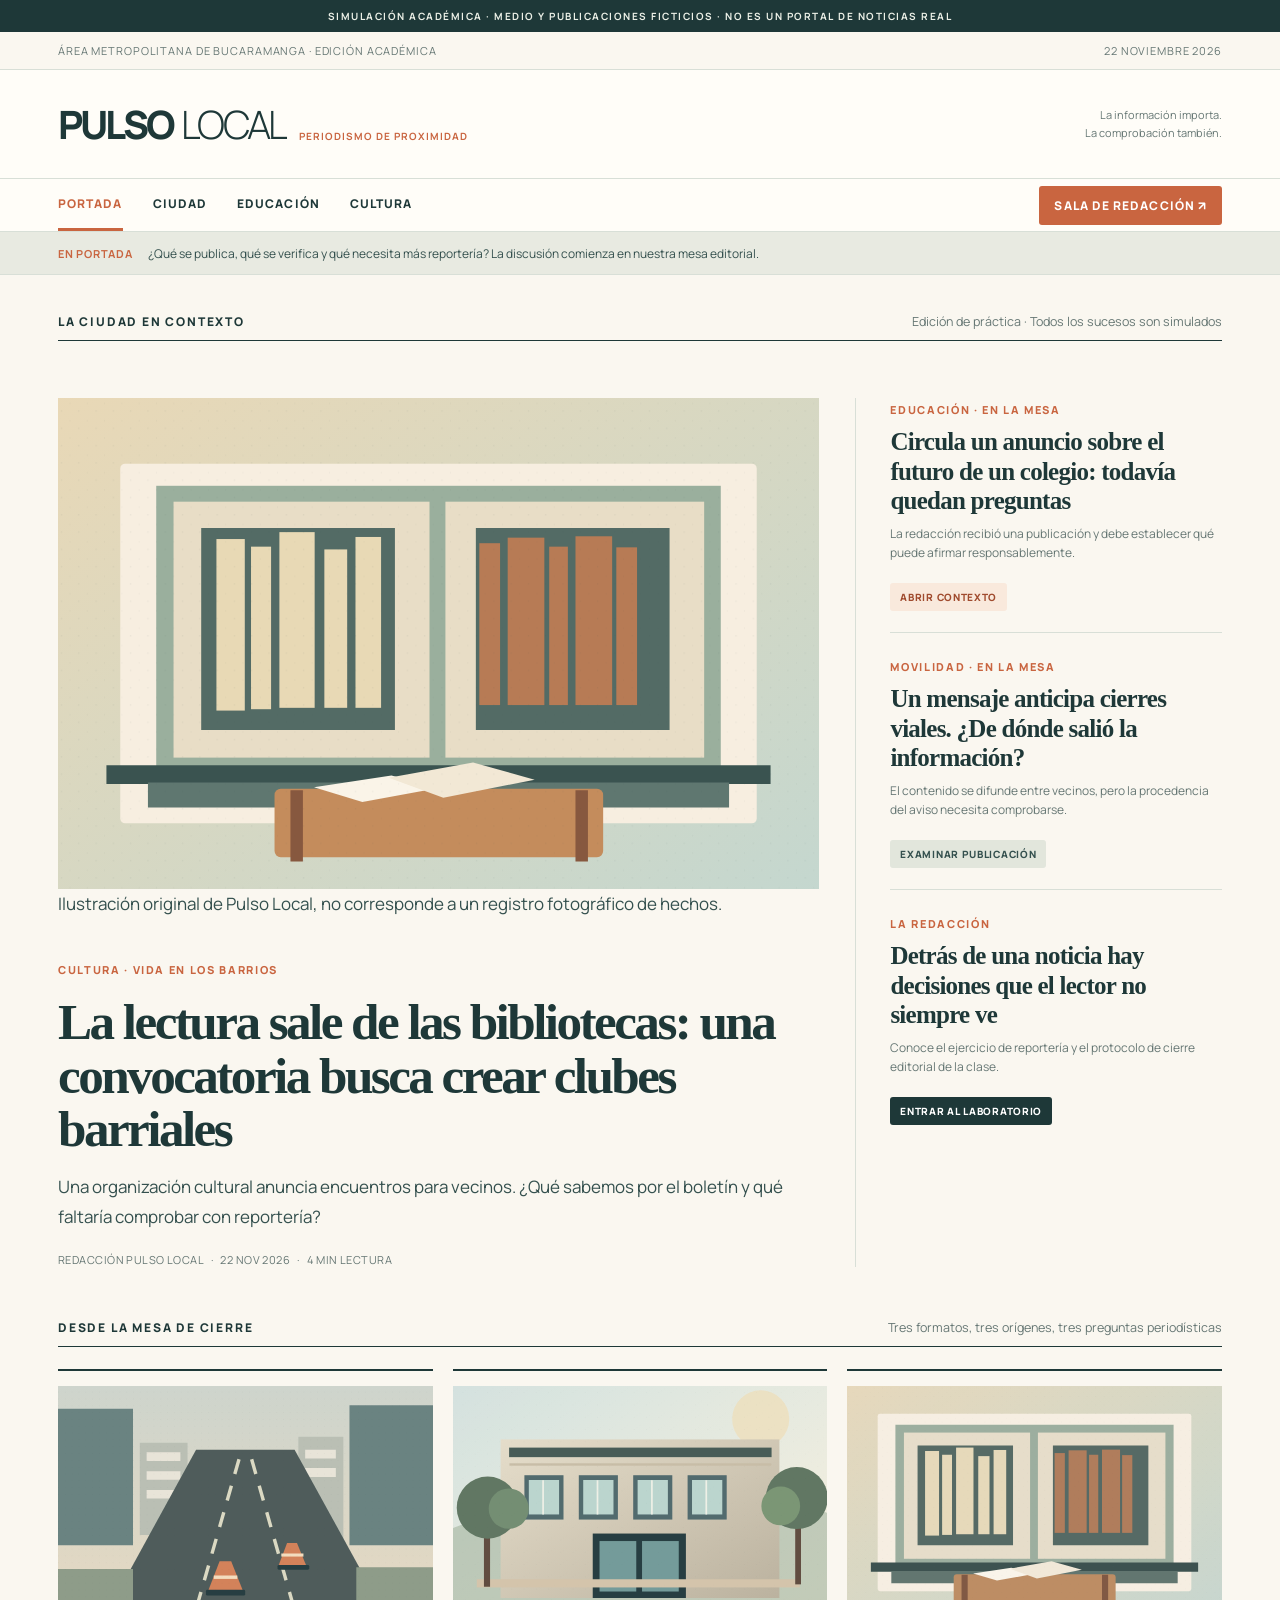
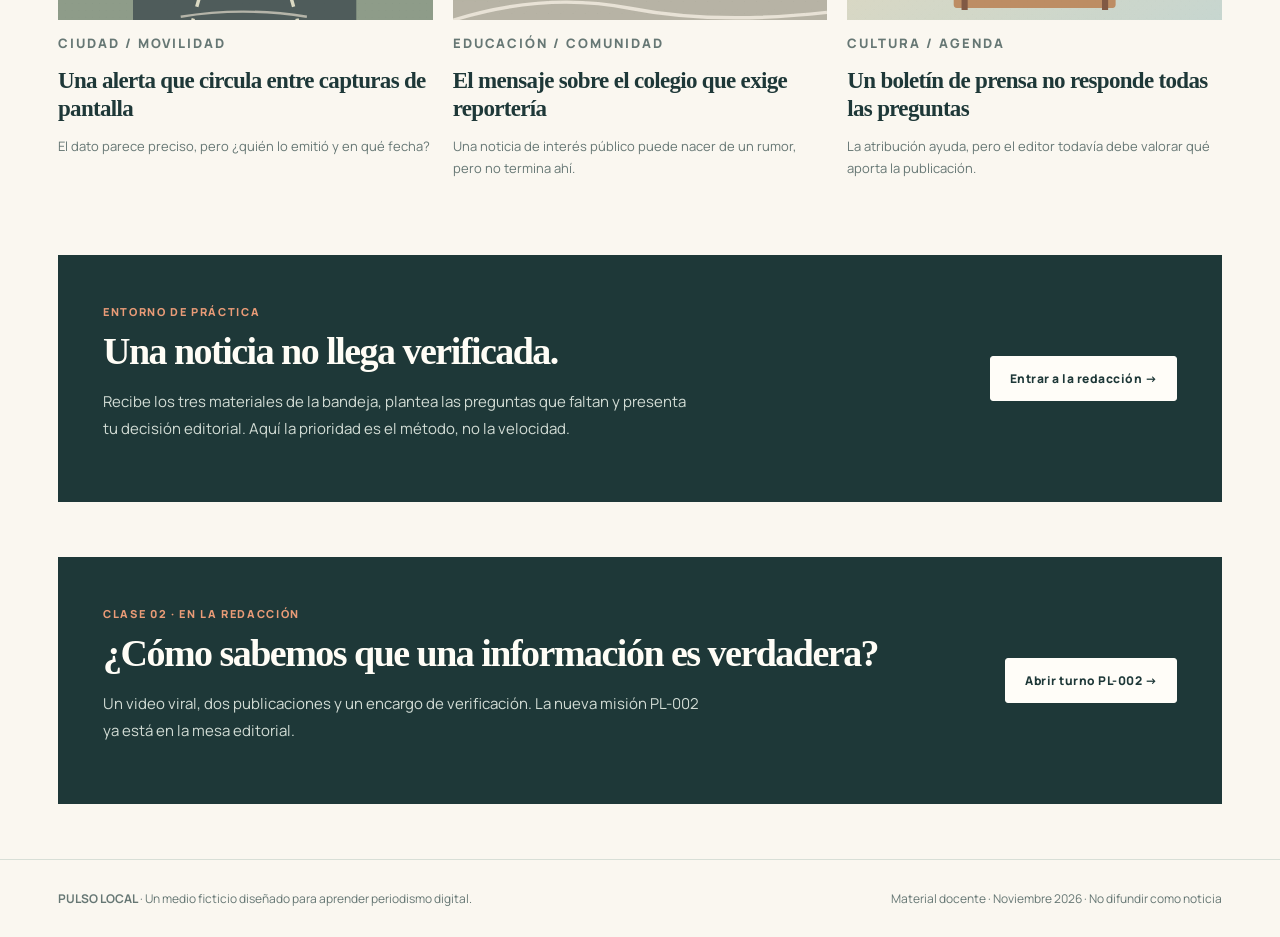
<file: index.html>
<!doctype html><html lang="es"><head><meta charset="utf-8"><meta name="viewport" content="width=device-width, initial-scale=1"><meta name="theme-color" content="#1e3838"><title>Portada | Pulso Local</title><link rel="stylesheet" href="assets/site.css"></head><body>
<div class="notice">SIMULACIÓN ACADÉMICA · MEDIO Y PUBLICACIONES FICTICIOS · NO ES UN PORTAL DE NOTICIAS REAL</div>
<div class="minihead"><div class="wrap"><span>ÁREA METROPOLITANA DE BUCARAMANGA · EDICIÓN ACADÉMICA</span><span>22 NOVIEMBRE 2026</span></div></div>
<header class="mast"><div class="wrap"><a href="index.html" class="brand" aria-label="Pulso Local portada"><strong>PULSO</strong><span>LOCAL</span><em>PERIODISMO DE PROXIMIDAD</em></a><div class="mast-meta">La información importa. <br>La comprobación también.</div></div></header>
<nav class="nav"><div class="wrap"><a href="index.html" class="active">Portada</a><a href="index.html#ciudad">Ciudad</a><a href="index.html#educacion">Educación</a><a href="index.html#cultura">Cultura</a><a href="redaccion.html" class="right ">Sala de redacción ↗</a></div></nav>

<div class="ticker"><div class="wrap"><b>EN PORTADA</b><span>¿Qué se publica, qué se verifica y qué necesita más reportería? La discusión comienza en nuestra mesa editorial.</span></div></div>
<main class="wrap">
<div class="topline"><h2>La ciudad en contexto</h2><small>Edición de práctica · Todos los sucesos son simulados</small></div>
<section class="hero">
 <article><a href="noticia-lectura.html"><img class="hero-art" src="assets/books.svg" alt="Ilustración editorial de libros y una biblioteca comunitaria"></a><p class="caption">Ilustración original de Pulso Local, no corresponde a un registro fotográfico de hechos.</p><div style="padding-top:19px"><span class="eyebrow">CULTURA · VIDA EN LOS BARRIOS</span><h1><a href="noticia-lectura.html">La lectura sale de las bibliotecas: una convocatoria busca crear clubes barriales</a></h1><p>Una organización cultural anuncia encuentros para vecinos. ¿Qué sabemos por el boletín y qué faltaría comprobar con reportería?</p><div class="byline">REDACCIÓN PULSO LOCAL &nbsp; · &nbsp; 22 NOV 2026 &nbsp; · &nbsp; 4 MIN LECTURA</div></div></article>
 <aside class="smallstories"><div class="storyline"><span class="eyebrow">EDUCACIÓN · EN LA MESA</span><h3><a href="noticia-colegio.html">Circula un anuncio sobre el futuro de un colegio: todavía quedan preguntas</a></h3><p>La redacción recibió una publicación y debe establecer qué puede afirmar responsablemente.</p><a class="pill orange" href="noticia-colegio.html">Abrir contexto</a></div><div class="storyline"><span class="eyebrow">MOVILIDAD · EN LA MESA</span><h3><a href="noticia-vias.html">Un mensaje anticipa cierres viales. ¿De dónde salió la información?</a></h3><p>El contenido se difunde entre vecinos, pero la procedencia del aviso necesita comprobarse.</p><a class="pill" href="noticia-vias.html">Examinar publicación</a></div><div class="storyline"><span class="eyebrow">LA REDACCIÓN</span><h3><a href="redaccion.html">Detrás de una noticia hay decisiones que el lector no siempre ve</a></h3><p>Conoce el ejercicio de reportería y el protocolo de cierre editorial de la clase.</p><a class="pill dark" href="redaccion.html">Entrar al laboratorio</a></div></aside>
</section>
<div class="topline" id="ciudad"><h2>Desde la mesa de cierre</h2><small>Tres formatos, tres orígenes, tres preguntas periodísticas</small></div>
<section class="rubric-row">
 <article class="rubric"><a href="noticia-vias.html"><img src="assets/street.svg" alt="Ilustración editorial de una vía urbana con conos de mantenimiento"></a><p class="eyebrow">CIUDAD / MOVILIDAD</p><h3><a href="noticia-vias.html">Una alerta que circula entre capturas de pantalla</a></h3><p>El dato parece preciso, pero ¿quién lo emitió y en qué fecha?</p></article>
 <article class="rubric" id="educacion"><a href="noticia-colegio.html"><img src="assets/school.svg" alt="Ilustración editorial de fachada escolar"></a><p class="eyebrow">EDUCACIÓN / COMUNIDAD</p><h3><a href="noticia-colegio.html">El mensaje sobre el colegio que exige reportería</a></h3><p>Una noticia de interés público puede nacer de un rumor, pero no termina ahí.</p></article>
 <article class="rubric" id="cultura"><a href="noticia-lectura.html"><img src="assets/books.svg" alt="Ilustración editorial de libros y biblioteca"></a><p class="eyebrow">CULTURA / AGENDA</p><h3><a href="noticia-lectura.html">Un boletín de prensa no responde todas las preguntas</a></h3><p>La atribución ayuda, pero el editor todavía debe valorar qué aporta la publicación.</p></article>
</section>
<section class="cta"><div><span class="eyebrow">ENTORNO DE PRÁCTICA</span><h2>Una noticia no llega verificada.</h2><p>Recibe los tres materiales de la bandeja, plantea las preguntas que faltan y presenta tu decisión editorial. Aquí la prioridad es el método, no la velocidad.</p></div><a class="btn light" href="redaccion.html">Entrar a la redacción →</a></section>
<section class="cta"><div><span class="eyebrow">CLASE 02 · EN LA REDACCIÓN</span><h2>¿Cómo sabemos que una información es verdadera?</h2><p>Un video viral, dos publicaciones y un encargo de verificación. La nueva misión PL-002 ya está en la mesa editorial.</p></div><a class="btn light" href="laboratorio-verificacion.html">Abrir turno PL-002 →</a></section>
</main>
<footer><div class="wrap"><div><b>PULSO LOCAL</b> · Un medio ficticio diseñado para aprender periodismo digital.</div><div>Material docente · Noviembre 2026 · No difundir como noticia</div></div></footer><div class="toast" id="toast"></div><script src="assets/site.js"></script></body></html>
</file>
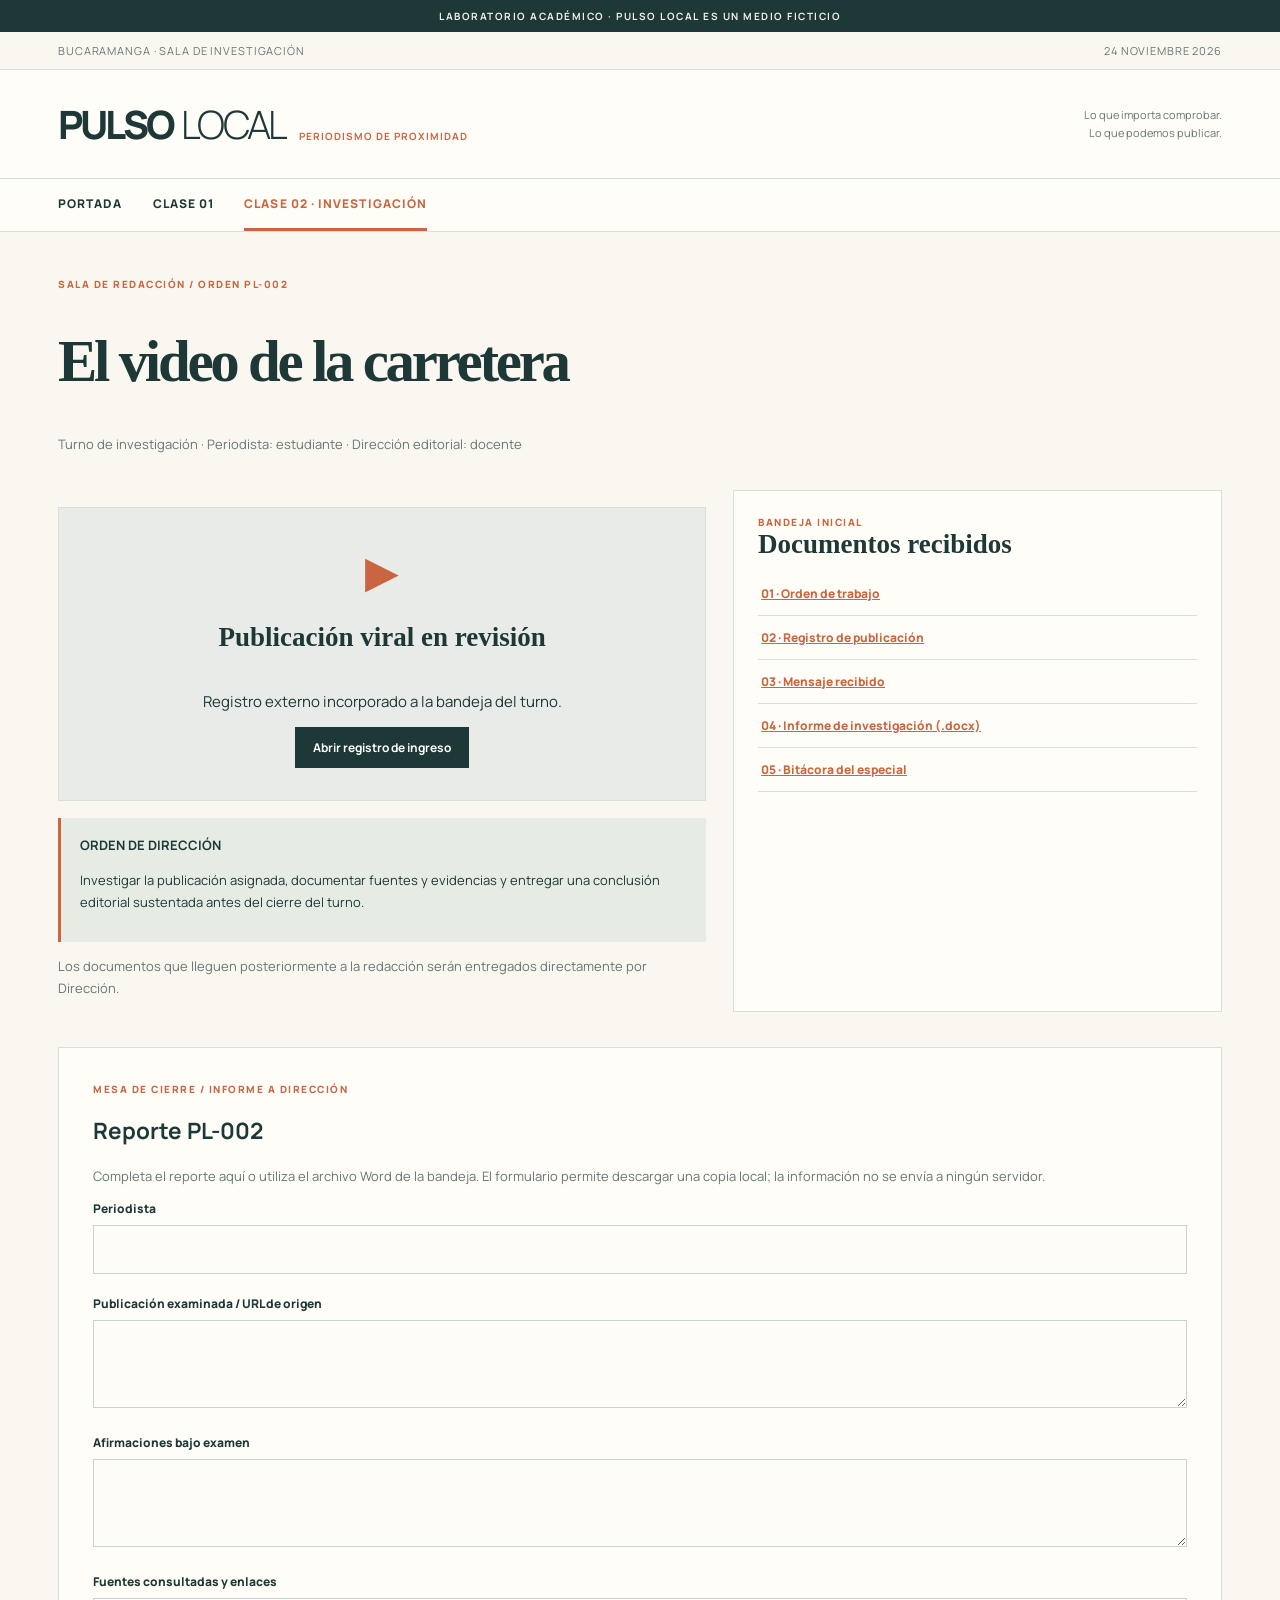
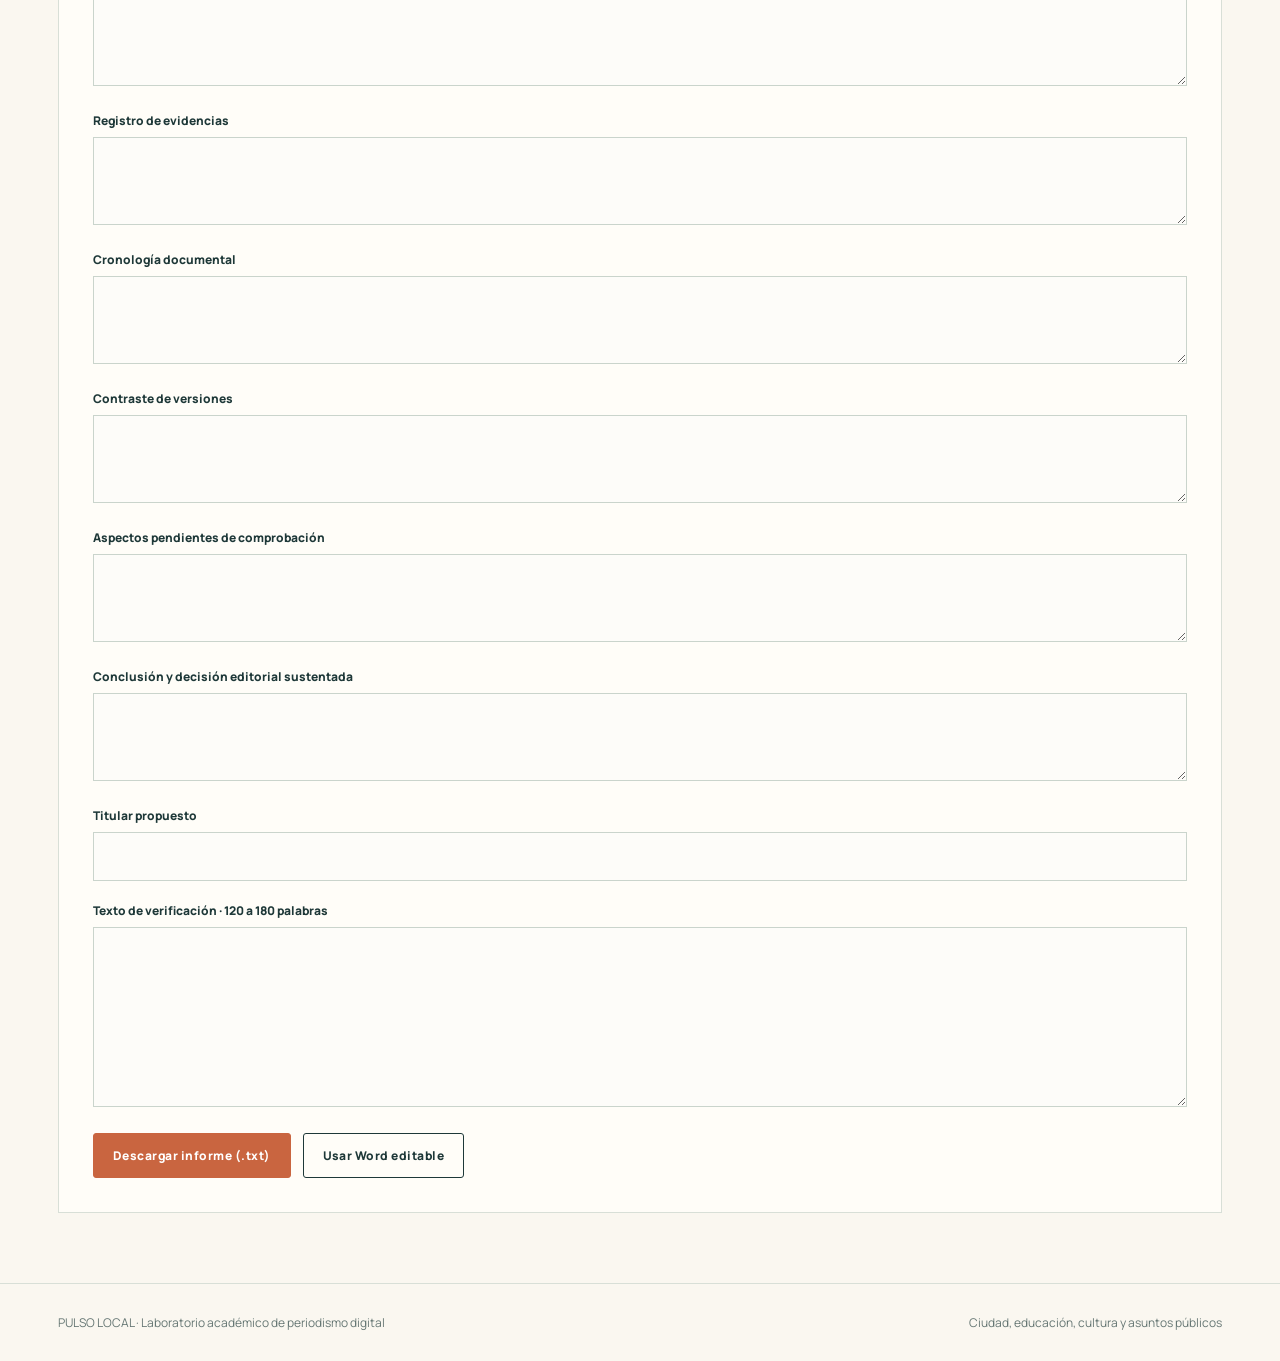
<file: laboratorio-verificacion-corregido.html>
<!doctype html><html lang="es"><head><meta charset="utf-8"><meta name="viewport" content="width=device-width,initial-scale=1"><title>Turno PL-002 · Pulso Local</title><link rel="stylesheet" href="assets/site.css"><style>
.casegrid{display:grid;grid-template-columns:1.14fr .86fr;gap:27px;margin:35px 0}.evidencebox{background:var(--white);padding:24px;border:1px solid var(--line)}.evidencebox h2{font:700 27px Georgia,serif;margin:0 0 12px}.evidencebox a{display:block;padding:13px 3px;border-bottom:1px solid var(--line);text-decoration:underline;color:var(--orange);font-weight:800;font-size:12px}.case-tag{font-size:10px;color:var(--orange);font-weight:900;letter-spacing:.15em}.case-title{font:700 clamp(36px,4.6vw,59px)/1.07 Georgia,serif;max-width:870px;letter-spacing:-.055em}.case-meta{color:var(--muted);font-size:13px;line-height:1.7}.formcase{background:var(--white);border:1px solid var(--line);padding:34px;margin:26px 0 70px}.formcase label{font-size:12px;font-weight:900;display:block;margin-bottom:8px}.formcase textarea,.formcase input{width:100%;border:1px solid #cad4cc;background:#fdfcf9;padding:13px;min-height:45px;margin-bottom:21px;font:14px/1.5 Arial,sans-serif;color:var(--ink)}.formcase textarea{min-height:88px}.twobtn{display:flex;gap:12px;flex-wrap:wrap}.assignment{background:#e6ece4;border-left:3px solid var(--orange);padding:16px 19px;font-size:13px;line-height:1.7}.media-link{margin:17px 0;display:flex;flex-direction:column;justify-content:center;align-items:center;min-height:230px;background:#e8ebe7;border:1px solid var(--line);text-align:center;padding:32px}.media-link h2{font:700 27px Georgia,serif}.media-link .play{font-size:44px;color:var(--orange)}.media-link a{background:var(--ink);color:white;padding:12px 18px;font-size:12px;font-weight:bold}@media(max-width:800px){.casegrid{grid-template-columns:1fr}}
</style></head><body>
<div class="notice">LABORATORIO ACADÉMICO · PULSO LOCAL ES UN MEDIO FICTICIO</div><div class="minihead"><div class="wrap"><span>BUCARAMANGA · SALA DE INVESTIGACIÓN</span><span>24 NOVIEMBRE 2026</span></div></div>
<header class="mast"><div class="wrap"><a class="brand" href="index.html"><strong>PULSO</strong><span>LOCAL</span><em>PERIODISMO DE PROXIMIDAD</em></a><div class="mast-meta">Lo que importa comprobar.<br>Lo que podemos publicar.</div></div></header>
<nav class="nav"><div class="wrap"><a href="index.html">Portada</a><a href="redaccion.html">Clase 01</a><a class="active" href="laboratorio-verificacion.html">Clase 02 · Investigación</a></div></nav>
<main class="wrap"><div style="padding-top:45px"><div class="case-tag">SALA DE REDACCIÓN / ORDEN PL-002</div><h1 class="case-title">El video de la carretera</h1><p class="case-meta">Turno de investigación · Periodista: estudiante · Dirección editorial: docente</p></div>
<div class="casegrid"><section><div class="media-link"><span class="play">▶</span><h2>Publicación viral en revisión</h2><p>Registro externo incorporado a la bandeja del turno.</p><a href="clase2/02_Registro_publicacion_red_social_PL002.pdf" target="_blank" rel="noopener">Abrir registro de ingreso</a></div><div class="assignment"><b>ORDEN DE DIRECCIÓN</b><p>Investigar la publicación asignada, documentar fuentes y evidencias y entregar una conclusión editorial sustentada antes del cierre del turno.</p></div><p class="case-meta">Los documentos que lleguen posteriormente a la redacción serán entregados directamente por Dirección.</p></section>
<aside class="evidencebox"><div class="case-tag">BANDEJA INICIAL</div><h2>Documentos recibidos</h2>
<a href="clase2/01_Orden_de_trabajo_PL002.pdf" target="_blank" rel="noopener">01 · Orden de trabajo</a>
<a href="clase2/02_Registro_publicacion_red_social_PL002.pdf" target="_blank" rel="noopener">02 · Registro de publicación</a>
<a href="clase2/03_Mensaje_reenviado_a_redaccion_PL002.pdf" target="_blank" rel="noopener">03 · Mensaje recibido</a>
<a href="clase2/04_Informe_verificacion_PL002_EDITABLE.docx" download>04 · Informe de investigación (.docx)</a>
<a href="clase2/06_Bitacora_02_Especial_periodistico.pdf" target="_blank" rel="noopener">05 · Bitácora del especial</a>
</aside></div>
<section class="formcase"><div class="case-tag">MESA DE CIERRE / INFORME A DIRECCIÓN</div><h2>Reporte PL-002</h2><p class="case-meta">Completa el reporte aquí o utiliza el archivo Word de la bandeja. El formulario permite descargar una copia local; la información no se envía a ningún servidor.</p>
<label for="journalist">Periodista</label><input id="journalist" name="journalist">
<label for="origin">Publicación examinada / URL de origen</label><textarea id="origin"></textarea>
<label for="claims">Afirmaciones bajo examen</label><textarea id="claims"></textarea>
<label for="sources">Fuentes consultadas y enlaces</label><textarea id="sources"></textarea>
<label for="proof">Registro de evidencias</label><textarea id="proof"></textarea>
<label for="timeline">Cronología documental</label><textarea id="timeline"></textarea>
<label for="contrast">Contraste de versiones</label><textarea id="contrast"></textarea>
<label for="pending">Aspectos pendientes de comprobación</label><textarea id="pending"></textarea>
<label for="decision">Conclusión y decisión editorial sustentada</label><textarea id="decision"></textarea>
<label for="headline">Titular propuesto</label><input id="headline" name="headline">
<label for="story">Texto de verificación · 120 a 180 palabras</label><textarea id="story" style="min-height:180px"></textarea>
<div class="twobtn"><button class="btn orange" id="save" type="button">Descargar informe (.txt)</button><a class="btn outline" href="clase2/04_Informe_verificacion_PL002_EDITABLE.docx" download>Usar Word editable</a></div></section>
</main><footer><div class="wrap"><div>PULSO LOCAL · Laboratorio académico de periodismo digital</div><div>Ciudad, educación, cultura y asuntos públicos</div></div></footer>
<script>
(() => {
  const ids = ['journalist','origin','claims','sources','proof','timeline','contrast','pending','decision','headline','story'];
  for (const id of ids) {
    const el = document.getElementById(id);
    if (!el) continue;
    try {
      el.value = localStorage.getItem('pl002_2026_' + id) || '';
      el.addEventListener('input', () => localStorage.setItem('pl002_2026_' + id, el.value));
    } catch (error) {
      // El informe sigue funcionando si el navegador bloquea el almacenamiento.
    }
  }
  document.getElementById('save').addEventListener('click', () => {
    const names = ['PERIODISTA','PUBLICACIÓN / ORIGEN','AFIRMACIONES','FUENTES','EVIDENCIAS','CRONOLOGÍA','CONTRASTE','PENDIENTES','DECISIÓN','TITULAR','TEXTO'];
    const lines = ['PULSO LOCAL / INFORME PL-002', '24.11.2026', ''];
    ids.forEach((id, i) => {
      lines.push(names[i], document.getElementById(id).value, '');
    });
    const blob = new Blob([lines.join('\n')], {type:'text/plain;charset=utf-8'});
    const url = URL.createObjectURL(blob);
    const a = document.createElement('a');
    a.href = url;
    a.download = 'Pulso_Local_PL002_informe.txt';
    document.body.appendChild(a);
    a.click();
    a.remove();
    setTimeout(() => URL.revokeObjectURL(url), 60000);
  });
})();
</script></body></html>
</file>
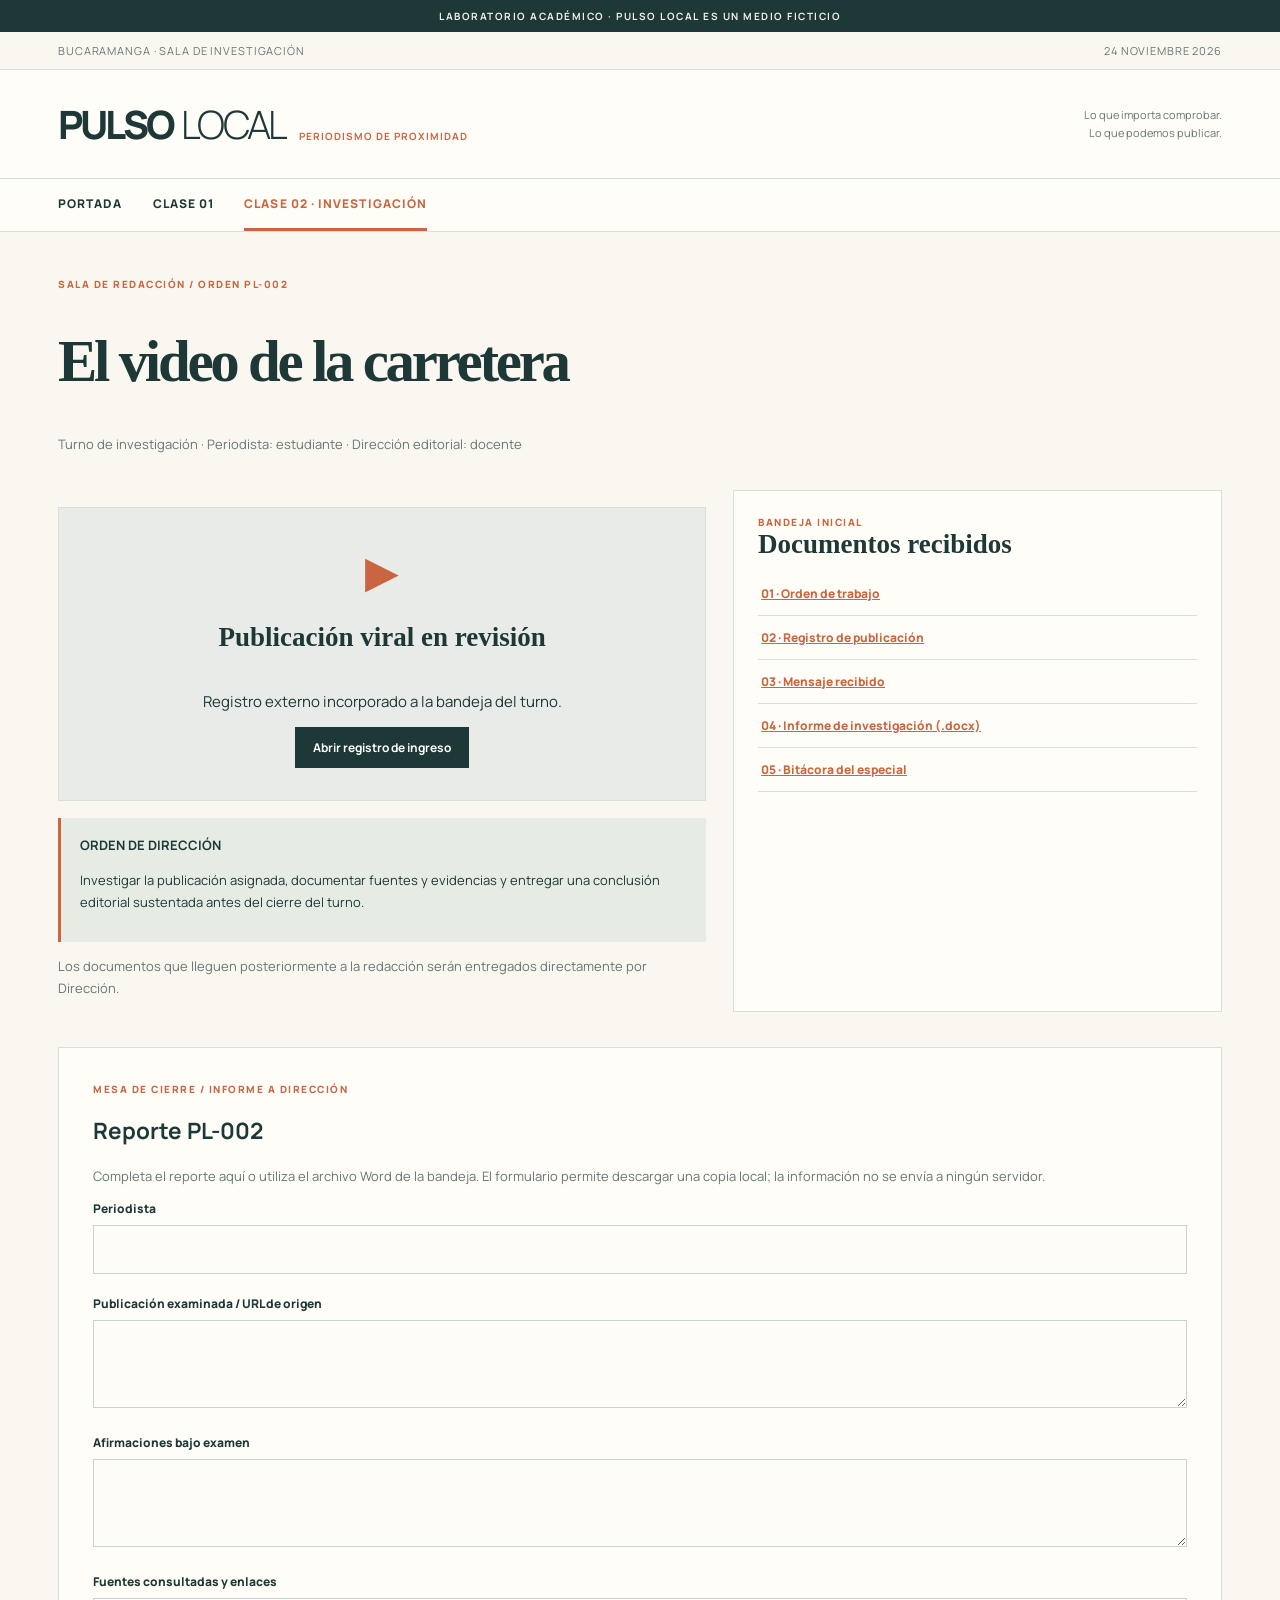
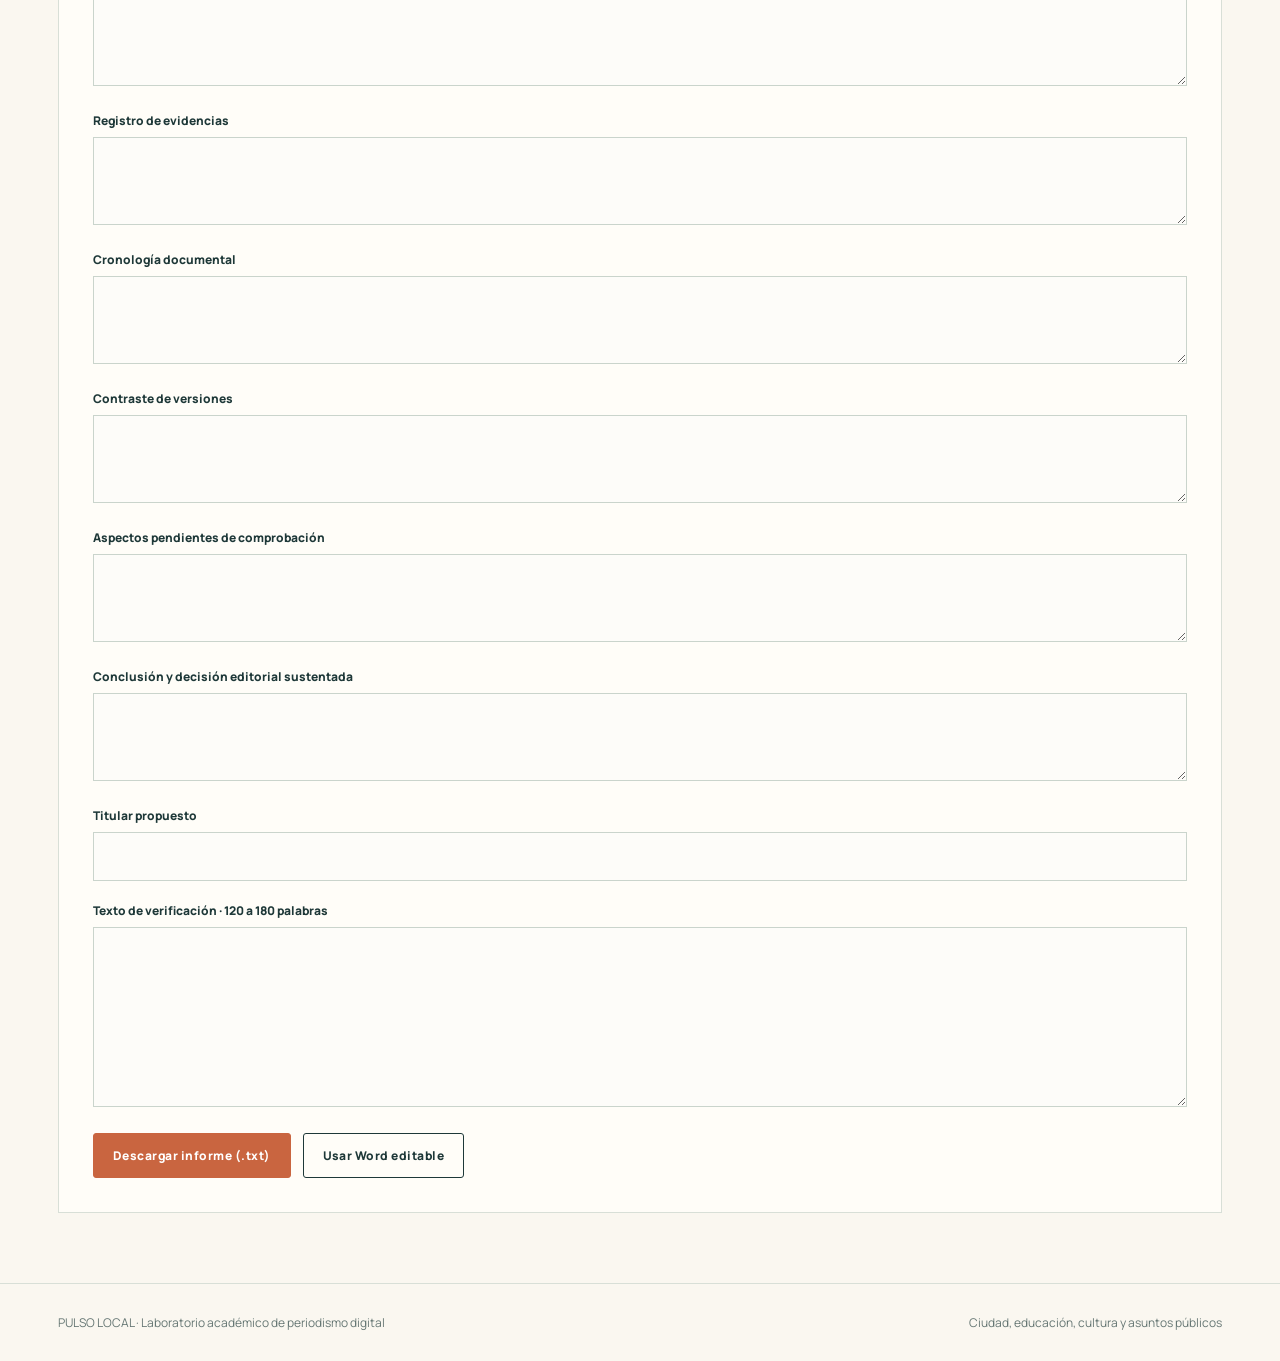
<file: laboratorio-verificacion.html>
<!doctype html><html lang="es"><head><meta charset="utf-8"><meta name="viewport" content="width=device-width,initial-scale=1"><title>Turno PL-002 · Pulso Local</title><link rel="stylesheet" href="assets/site.css"><style>
.casegrid{display:grid;grid-template-columns:1.14fr .86fr;gap:27px;margin:35px 0}.evidencebox{background:var(--white);padding:24px;border:1px solid var(--line)}.evidencebox h2{font:700 27px Georgia,serif;margin:0 0 12px}.evidencebox a{display:block;padding:13px 3px;border-bottom:1px solid var(--line);text-decoration:underline;color:var(--orange);font-weight:800;font-size:12px}.case-tag{font-size:10px;color:var(--orange);font-weight:900;letter-spacing:.15em}.case-title{font:700 clamp(36px,4.6vw,59px)/1.07 Georgia,serif;max-width:870px;letter-spacing:-.055em}.case-meta{color:var(--muted);font-size:13px;line-height:1.7}.formcase{background:var(--white);border:1px solid var(--line);padding:34px;margin:26px 0 70px}.formcase label{font-size:12px;font-weight:900;display:block;margin-bottom:8px}.formcase textarea,.formcase input{width:100%;border:1px solid #cad4cc;background:#fdfcf9;padding:13px;min-height:45px;margin-bottom:21px;font:14px/1.5 Arial,sans-serif;color:var(--ink)}.formcase textarea{min-height:88px}.twobtn{display:flex;gap:12px;flex-wrap:wrap}.assignment{background:#e6ece4;border-left:3px solid var(--orange);padding:16px 19px;font-size:13px;line-height:1.7}.media-link{margin:17px 0;display:flex;flex-direction:column;justify-content:center;align-items:center;min-height:230px;background:#e8ebe7;border:1px solid var(--line);text-align:center;padding:32px}.media-link h2{font:700 27px Georgia,serif}.media-link .play{font-size:44px;color:var(--orange)}.media-link a{background:var(--ink);color:white;padding:12px 18px;font-size:12px;font-weight:bold}@media(max-width:800px){.casegrid{grid-template-columns:1fr}}
</style></head><body>
<div class="notice">LABORATORIO ACADÉMICO · PULSO LOCAL ES UN MEDIO FICTICIO</div><div class="minihead"><div class="wrap"><span>BUCARAMANGA · SALA DE INVESTIGACIÓN</span><span>24 NOVIEMBRE 2026</span></div></div>
<header class="mast"><div class="wrap"><a class="brand" href="index.html"><strong>PULSO</strong><span>LOCAL</span><em>PERIODISMO DE PROXIMIDAD</em></a><div class="mast-meta">Lo que importa comprobar.<br>Lo que podemos publicar.</div></div></header>
<nav class="nav"><div class="wrap"><a href="index.html">Portada</a><a href="redaccion.html">Clase 01</a><a class="active" href="laboratorio-verificacion.html">Clase 02 · Investigación</a></div></nav>
<main class="wrap"><div style="padding-top:45px"><div class="case-tag">SALA DE REDACCIÓN / ORDEN PL-002</div><h1 class="case-title">El video de la carretera</h1><p class="case-meta">Turno de investigación · Periodista: estudiante · Dirección editorial: docente</p></div>
<div class="casegrid"><section><div class="media-link"><span class="play">▶</span><h2>Publicación viral en revisión</h2><p>Registro externo incorporado a la bandeja del turno.</p><a href="clase2/02_Registro_publicacion_red_social_PL002.pdf" target="_blank" rel="noopener">Abrir registro de ingreso</a></div><div class="assignment"><b>ORDEN DE DIRECCIÓN</b><p>Investigar la publicación asignada, documentar fuentes y evidencias y entregar una conclusión editorial sustentada antes del cierre del turno.</p></div><p class="case-meta">Los documentos que lleguen posteriormente a la redacción serán entregados directamente por Dirección.</p></section>
<aside class="evidencebox"><div class="case-tag">BANDEJA INICIAL</div><h2>Documentos recibidos</h2>
<a href="clase2/01_Orden_de_trabajo_PL002.pdf" target="_blank" rel="noopener">01 · Orden de trabajo</a>
<a href="clase2/02_Registro_publicacion_red_social_PL002.pdf" target="_blank" rel="noopener">02 · Registro de publicación</a>
<a href="clase2/03_Mensaje_reenviado_a_redaccion_PL002.pdf" target="_blank" rel="noopener">03 · Mensaje recibido</a>
<a href="clase2/04_Informe_verificacion_PL002_EDITABLE.docx" download>04 · Informe de investigación (.docx)</a>
<a href="clase2/06_Bitacora_02_Especial_periodistico.pdf" target="_blank" rel="noopener">05 · Bitácora del especial</a>
</aside></div>
<section class="formcase"><div class="case-tag">MESA DE CIERRE / INFORME A DIRECCIÓN</div><h2>Reporte PL-002</h2><p class="case-meta">Completa el reporte aquí o utiliza el archivo Word de la bandeja. El formulario permite descargar una copia local; la información no se envía a ningún servidor.</p>
<label for="journalist">Periodista</label><input id="journalist" name="journalist">
<label for="origin">Publicación examinada / URL de origen</label><textarea id="origin"></textarea>
<label for="claims">Afirmaciones bajo examen</label><textarea id="claims"></textarea>
<label for="sources">Fuentes consultadas y enlaces</label><textarea id="sources"></textarea>
<label for="proof">Registro de evidencias</label><textarea id="proof"></textarea>
<label for="timeline">Cronología documental</label><textarea id="timeline"></textarea>
<label for="contrast">Contraste de versiones</label><textarea id="contrast"></textarea>
<label for="pending">Aspectos pendientes de comprobación</label><textarea id="pending"></textarea>
<label for="decision">Conclusión y decisión editorial sustentada</label><textarea id="decision"></textarea>
<label for="headline">Titular propuesto</label><input id="headline" name="headline">
<label for="story">Texto de verificación · 120 a 180 palabras</label><textarea id="story" style="min-height:180px"></textarea>
<div class="twobtn"><button class="btn orange" id="save" type="button">Descargar informe (.txt)</button><a class="btn outline" href="clase2/04_Informe_verificacion_PL002_EDITABLE.docx" download>Usar Word editable</a></div></section>
</main><footer><div class="wrap"><div>PULSO LOCAL · Laboratorio académico de periodismo digital</div><div>Ciudad, educación, cultura y asuntos públicos</div></div></footer>
<script>
(() => {
  const ids = ['journalist','origin','claims','sources','proof','timeline','contrast','pending','decision','headline','story'];
  for (const id of ids) {
    const el = document.getElementById(id);
    if (!el) continue;
    try {
      el.value = localStorage.getItem('pl002_2026_' + id) || '';
      el.addEventListener('input', () => localStorage.setItem('pl002_2026_' + id, el.value));
    } catch (error) {
      // El informe sigue funcionando si el navegador bloquea el almacenamiento.
    }
  }
  document.getElementById('save').addEventListener('click', () => {
    const names = ['PERIODISTA','PUBLICACIÓN / ORIGEN','AFIRMACIONES','FUENTES','EVIDENCIAS','CRONOLOGÍA','CONTRASTE','PENDIENTES','DECISIÓN','TITULAR','TEXTO'];
    const lines = ['PULSO LOCAL / INFORME PL-002', '24.11.2026', ''];
    ids.forEach((id, i) => {
      lines.push(names[i], document.getElementById(id).value, '');
    });
    const blob = new Blob([lines.join('\n')], {type:'text/plain;charset=utf-8'});
    const url = URL.createObjectURL(blob);
    const a = document.createElement('a');
    a.href = url;
    a.download = 'Pulso_Local_PL002_informe.txt';
    document.body.appendChild(a);
    a.click();
    a.remove();
    setTimeout(() => URL.revokeObjectURL(url), 60000);
  });
})();
</script></body></html>
</file>
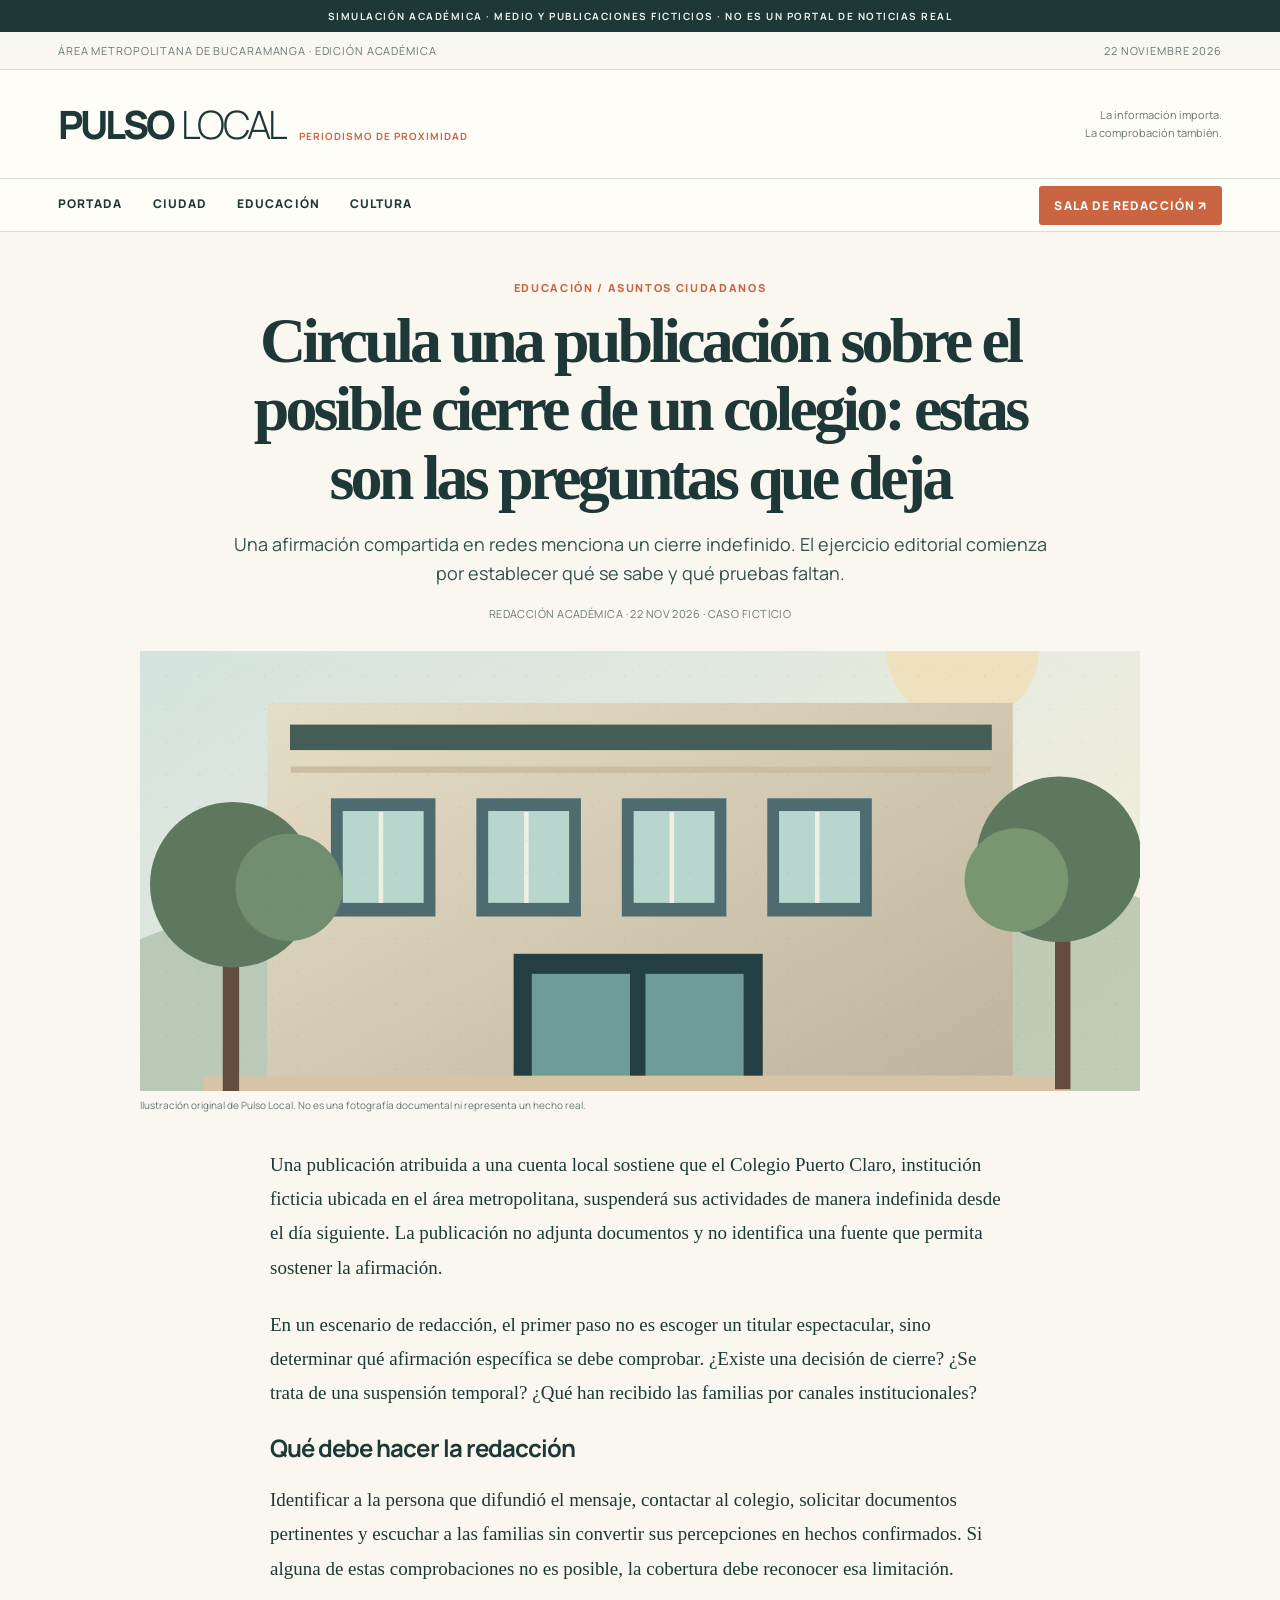
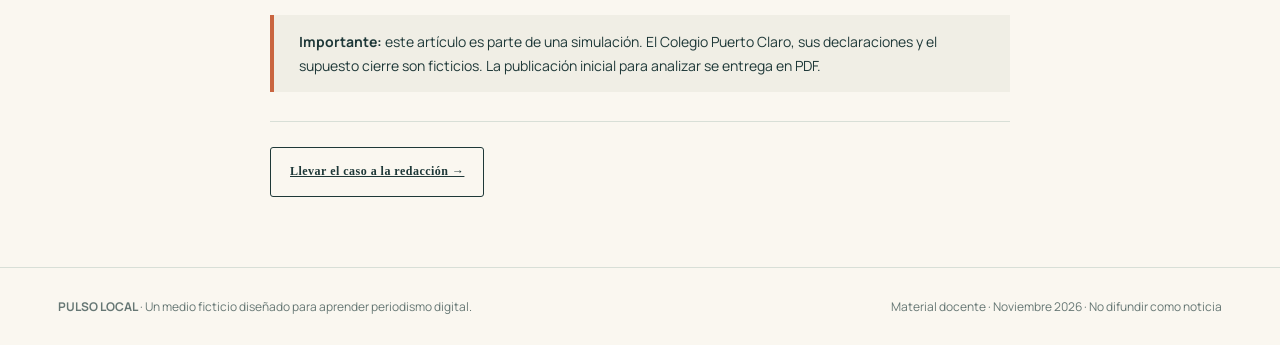
<file: noticia-colegio.html>
<!doctype html><html lang="es"><head><meta charset="utf-8"><meta name="viewport" content="width=device-width, initial-scale=1"><meta name="theme-color" content="#1e3838"><title>Circula una publicación sobre el posible cierre  | Pulso Local</title><link rel="stylesheet" href="assets/site.css"></head><body>
<div class="notice">SIMULACIÓN ACADÉMICA · MEDIO Y PUBLICACIONES FICTICIOS · NO ES UN PORTAL DE NOTICIAS REAL</div>
<div class="minihead"><div class="wrap"><span>ÁREA METROPOLITANA DE BUCARAMANGA · EDICIÓN ACADÉMICA</span><span>22 NOVIEMBRE 2026</span></div></div>
<header class="mast"><div class="wrap"><a href="index.html" class="brand" aria-label="Pulso Local portada"><strong>PULSO</strong><span>LOCAL</span><em>PERIODISMO DE PROXIMIDAD</em></a><div class="mast-meta">La información importa. <br>La comprobación también.</div></div></header>
<nav class="nav"><div class="wrap"><a href="index.html" class="">Portada</a><a href="index.html#ciudad">Ciudad</a><a href="index.html#educacion">Educación</a><a href="index.html#cultura">Cultura</a><a href="redaccion.html" class="right ">Sala de redacción ↗</a></div></nav>
<main class="wrap"><header class="artical-head"><div class="eyebrow">EDUCACIÓN / ASUNTOS CIUDADANOS</div><h1>Circula una publicación sobre el posible cierre de un colegio: estas son las preguntas que deja</h1><p class="lead">Una afirmación compartida en redes menciona un cierre indefinido. El ejercicio editorial comienza por establecer qué se sabe y qué pruebas faltan.</p><div class="byline">REDACCIÓN ACADÉMICA · 22 NOV 2026 · CASO FICTICIO</div></header><figure class="article-pic"><img src="assets/school.svg" alt="Ilustración editorial de una institución educativa sin identidad real"><figcaption class="caption">Ilustración original de Pulso Local. No es una fotografía documental ni representa un hecho real.</figcaption></figure><div class="article-body"><p>Una publicación atribuida a una cuenta local sostiene que el Colegio Puerto Claro, institución ficticia ubicada en el área metropolitana, suspenderá sus actividades de manera indefinida desde el día siguiente. La publicación no adjunta documentos y no identifica una fuente que permita sostener la afirmación.</p><p>En un escenario de redacción, el primer paso no es escoger un titular espectacular, sino determinar qué afirmación específica se debe comprobar. ¿Existe una decisión de cierre? ¿Se trata de una suspensión temporal? ¿Qué han recibido las familias por canales institucionales?</p><h2>Qué debe hacer la redacción</h2><p>Identificar a la persona que difundió el mensaje, contactar al colegio, solicitar documentos pertinentes y escuchar a las familias sin convertir sus percepciones en hechos confirmados. Si alguna de estas comprobaciones no es posible, la cobertura debe reconocer esa limitación.</p><div class="factbox"><b>Importante:</b> este artículo es parte de una simulación. El Colegio Puerto Claro, sus declaraciones y el supuesto cierre son ficticios. La publicación inicial para analizar se entrega en PDF.</div><hr class="divider"><a class="btn outline" href="redaccion.html">Llevar el caso a la redacción →</a></div></main><footer><div class="wrap"><div><b>PULSO LOCAL</b> · Un medio ficticio diseñado para aprender periodismo digital.</div><div>Material docente · Noviembre 2026 · No difundir como noticia</div></div></footer><div class="toast" id="toast"></div><script src="assets/site.js"></script></body></html>
</file>
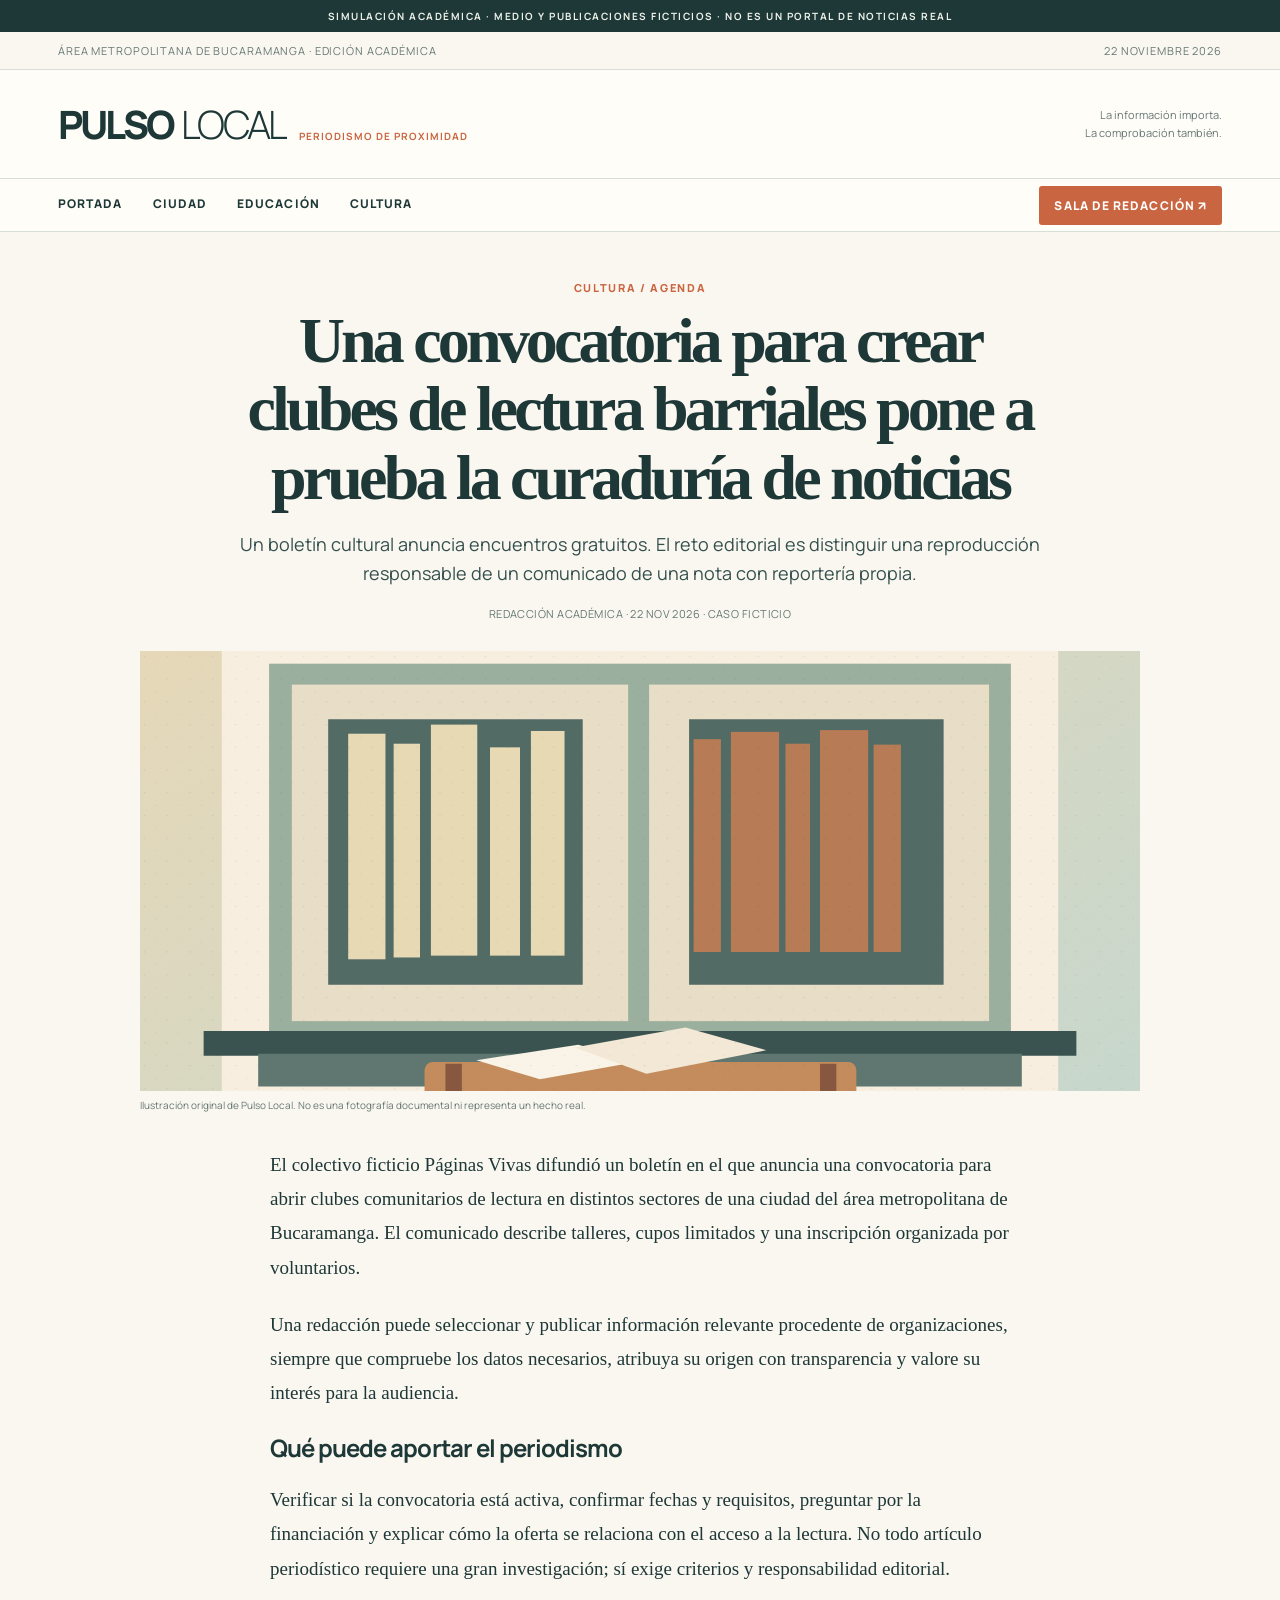
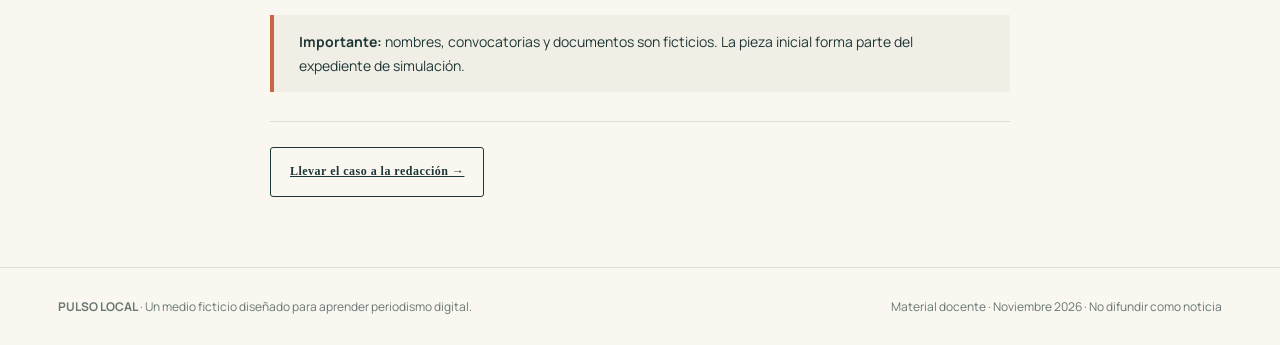
<file: noticia-lectura.html>
<!doctype html><html lang="es"><head><meta charset="utf-8"><meta name="viewport" content="width=device-width, initial-scale=1"><meta name="theme-color" content="#1e3838"><title>Una convocatoria para crear clubes de lectura ba | Pulso Local</title><link rel="stylesheet" href="assets/site.css"></head><body>
<div class="notice">SIMULACIÓN ACADÉMICA · MEDIO Y PUBLICACIONES FICTICIOS · NO ES UN PORTAL DE NOTICIAS REAL</div>
<div class="minihead"><div class="wrap"><span>ÁREA METROPOLITANA DE BUCARAMANGA · EDICIÓN ACADÉMICA</span><span>22 NOVIEMBRE 2026</span></div></div>
<header class="mast"><div class="wrap"><a href="index.html" class="brand" aria-label="Pulso Local portada"><strong>PULSO</strong><span>LOCAL</span><em>PERIODISMO DE PROXIMIDAD</em></a><div class="mast-meta">La información importa. <br>La comprobación también.</div></div></header>
<nav class="nav"><div class="wrap"><a href="index.html" class="">Portada</a><a href="index.html#ciudad">Ciudad</a><a href="index.html#educacion">Educación</a><a href="index.html#cultura">Cultura</a><a href="redaccion.html" class="right ">Sala de redacción ↗</a></div></nav>
<main class="wrap"><header class="artical-head"><div class="eyebrow">CULTURA / AGENDA</div><h1>Una convocatoria para crear clubes de lectura barriales pone a prueba la curaduría de noticias</h1><p class="lead">Un boletín cultural anuncia encuentros gratuitos. El reto editorial es distinguir una reproducción responsable de un comunicado de una nota con reportería propia.</p><div class="byline">REDACCIÓN ACADÉMICA · 22 NOV 2026 · CASO FICTICIO</div></header><figure class="article-pic"><img src="assets/books.svg" alt="Ilustración editorial de una biblioteca comunitaria"><figcaption class="caption">Ilustración original de Pulso Local. No es una fotografía documental ni representa un hecho real.</figcaption></figure><div class="article-body"><p>El colectivo ficticio Páginas Vivas difundió un boletín en el que anuncia una convocatoria para abrir clubes comunitarios de lectura en distintos sectores de una ciudad del área metropolitana de Bucaramanga. El comunicado describe talleres, cupos limitados y una inscripción organizada por voluntarios.</p><p>Una redacción puede seleccionar y publicar información relevante procedente de organizaciones, siempre que compruebe los datos necesarios, atribuya su origen con transparencia y valore su interés para la audiencia.</p><h2>Qué puede aportar el periodismo</h2><p>Verificar si la convocatoria está activa, confirmar fechas y requisitos, preguntar por la financiación y explicar cómo la oferta se relaciona con el acceso a la lectura. No todo artículo periodístico requiere una gran investigación; sí exige criterios y responsabilidad editorial.</p><div class="factbox"><b>Importante:</b> nombres, convocatorias y documentos son ficticios. La pieza inicial forma parte del expediente de simulación.</div><hr class="divider"><a class="btn outline" href="redaccion.html">Llevar el caso a la redacción →</a></div></main><footer><div class="wrap"><div><b>PULSO LOCAL</b> · Un medio ficticio diseñado para aprender periodismo digital.</div><div>Material docente · Noviembre 2026 · No difundir como noticia</div></div></footer><div class="toast" id="toast"></div><script src="assets/site.js"></script></body></html>
</file>
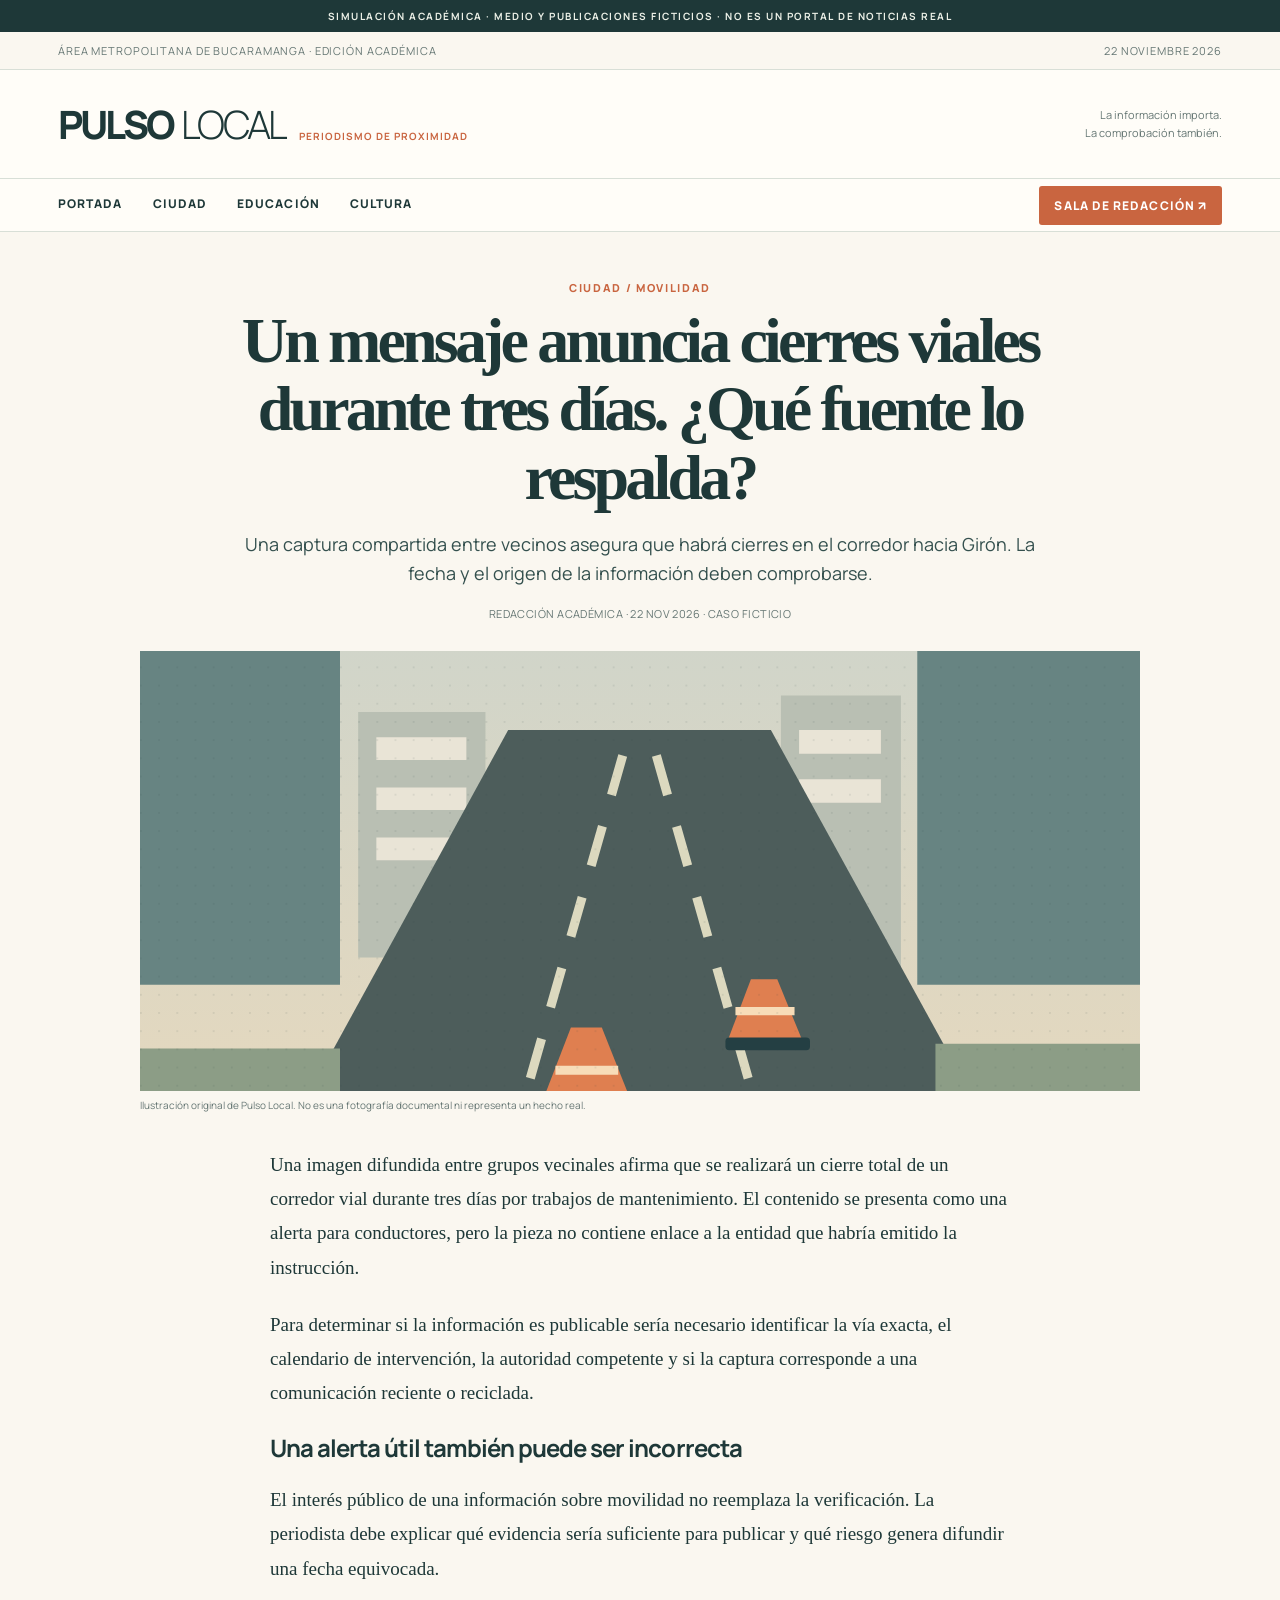
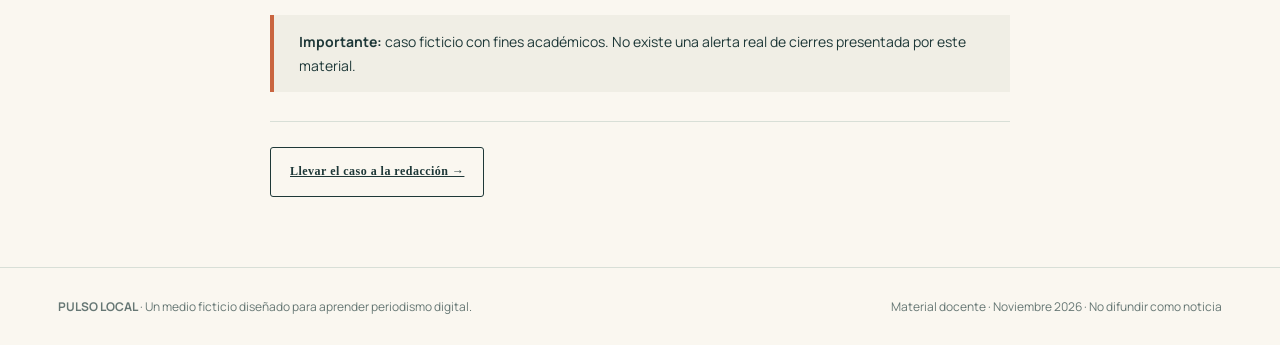
<file: noticia-vias.html>
<!doctype html><html lang="es"><head><meta charset="utf-8"><meta name="viewport" content="width=device-width, initial-scale=1"><meta name="theme-color" content="#1e3838"><title>Un mensaje anuncia cierres viales durante tres d | Pulso Local</title><link rel="stylesheet" href="assets/site.css"></head><body>
<div class="notice">SIMULACIÓN ACADÉMICA · MEDIO Y PUBLICACIONES FICTICIOS · NO ES UN PORTAL DE NOTICIAS REAL</div>
<div class="minihead"><div class="wrap"><span>ÁREA METROPOLITANA DE BUCARAMANGA · EDICIÓN ACADÉMICA</span><span>22 NOVIEMBRE 2026</span></div></div>
<header class="mast"><div class="wrap"><a href="index.html" class="brand" aria-label="Pulso Local portada"><strong>PULSO</strong><span>LOCAL</span><em>PERIODISMO DE PROXIMIDAD</em></a><div class="mast-meta">La información importa. <br>La comprobación también.</div></div></header>
<nav class="nav"><div class="wrap"><a href="index.html" class="">Portada</a><a href="index.html#ciudad">Ciudad</a><a href="index.html#educacion">Educación</a><a href="index.html#cultura">Cultura</a><a href="redaccion.html" class="right ">Sala de redacción ↗</a></div></nav>
<main class="wrap"><header class="artical-head"><div class="eyebrow">CIUDAD / MOVILIDAD</div><h1>Un mensaje anuncia cierres viales durante tres días. ¿Qué fuente lo respalda?</h1><p class="lead">Una captura compartida entre vecinos asegura que habrá cierres en el corredor hacia Girón. La fecha y el origen de la información deben comprobarse.</p><div class="byline">REDACCIÓN ACADÉMICA · 22 NOV 2026 · CASO FICTICIO</div></header><figure class="article-pic"><img src="assets/street.svg" alt="Ilustración editorial de una vía urbana en mantenimiento"><figcaption class="caption">Ilustración original de Pulso Local. No es una fotografía documental ni representa un hecho real.</figcaption></figure><div class="article-body"><p>Una imagen difundida entre grupos vecinales afirma que se realizará un cierre total de un corredor vial durante tres días por trabajos de mantenimiento. El contenido se presenta como una alerta para conductores, pero la pieza no contiene enlace a la entidad que habría emitido la instrucción.</p><p>Para determinar si la información es publicable sería necesario identificar la vía exacta, el calendario de intervención, la autoridad competente y si la captura corresponde a una comunicación reciente o reciclada.</p><h2>Una alerta útil también puede ser incorrecta</h2><p>El interés público de una información sobre movilidad no reemplaza la verificación. La periodista debe explicar qué evidencia sería suficiente para publicar y qué riesgo genera difundir una fecha equivocada.</p><div class="factbox"><b>Importante:</b> caso ficticio con fines académicos. No existe una alerta real de cierres presentada por este material.</div><hr class="divider"><a class="btn outline" href="redaccion.html">Llevar el caso a la redacción →</a></div></main><footer><div class="wrap"><div><b>PULSO LOCAL</b> · Un medio ficticio diseñado para aprender periodismo digital.</div><div>Material docente · Noviembre 2026 · No difundir como noticia</div></div></footer><div class="toast" id="toast"></div><script src="assets/site.js"></script></body></html>
</file>
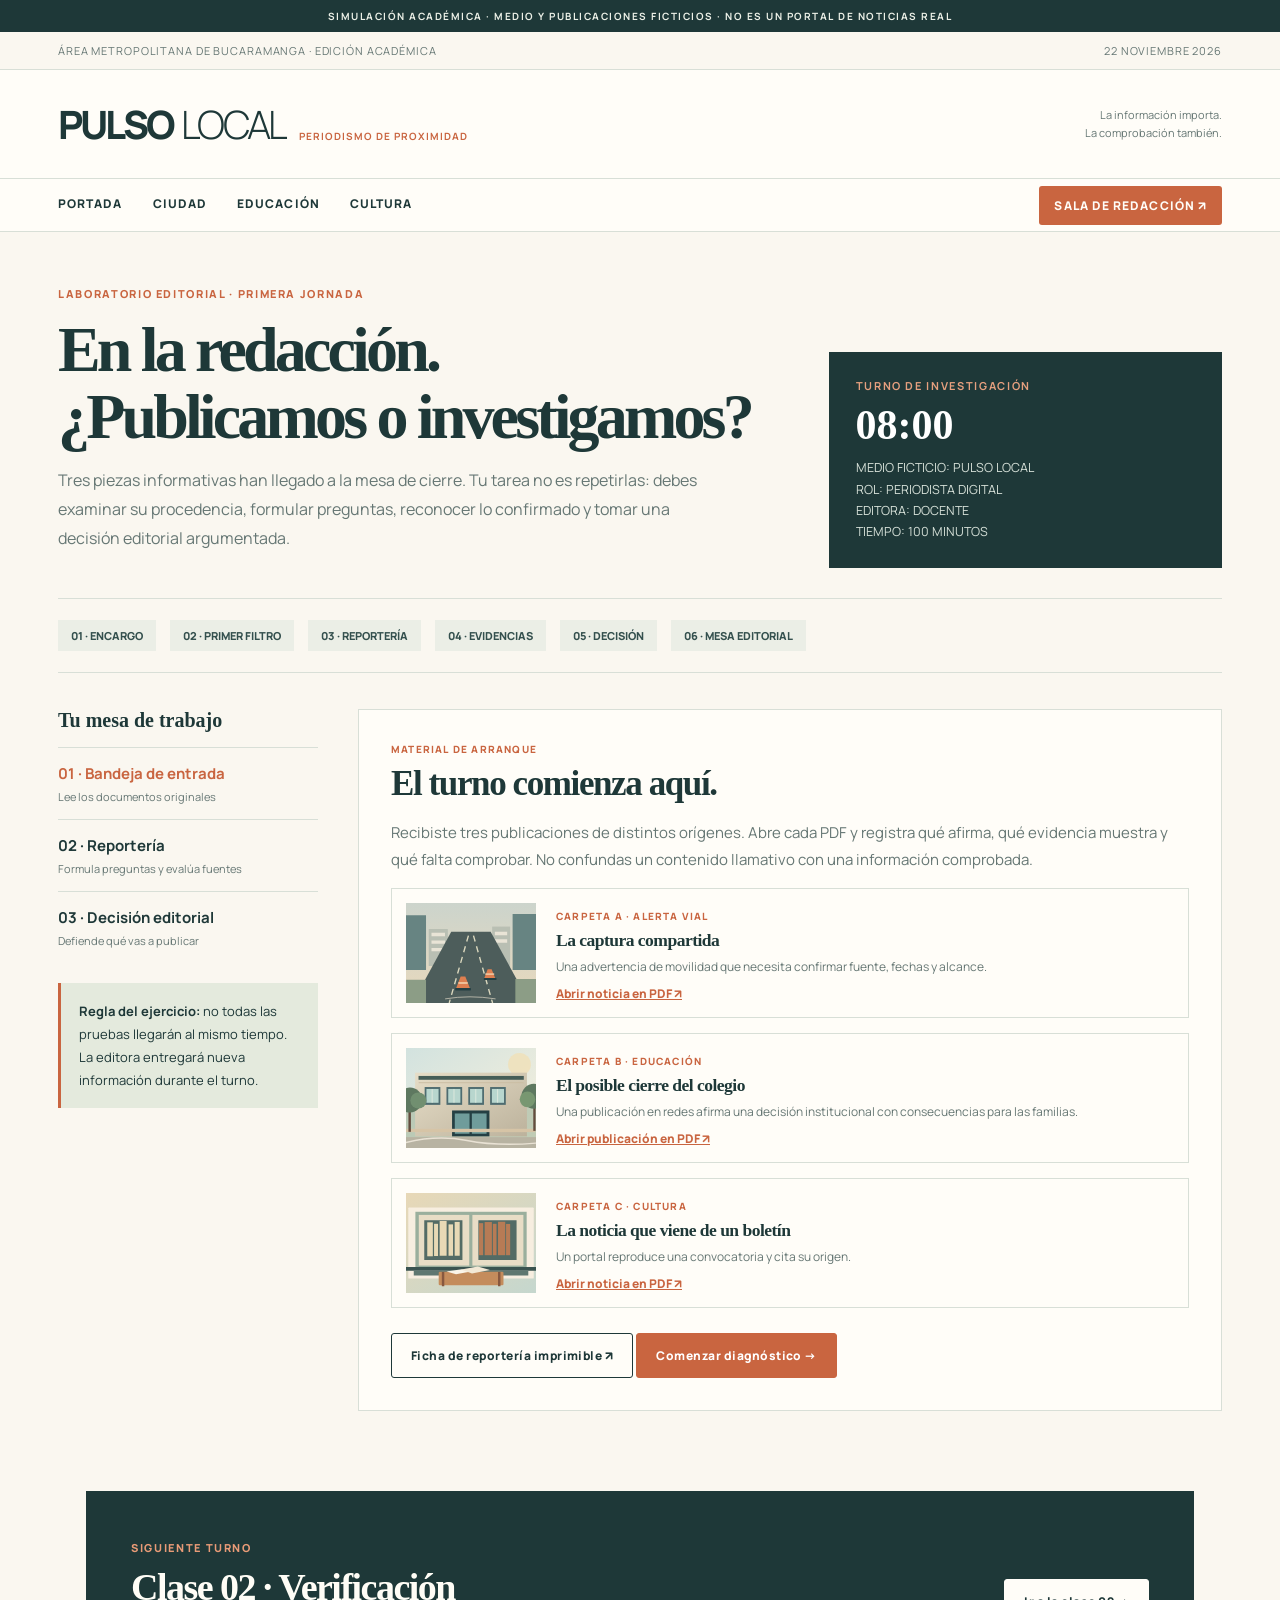
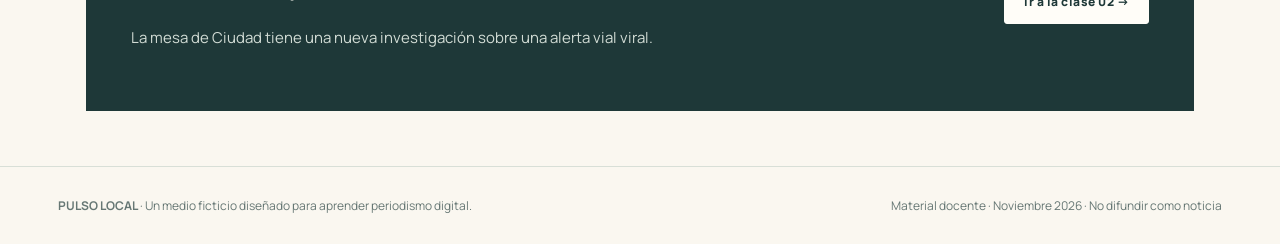
<file: redaccion.html>
<!doctype html><html lang="es"><head><meta charset="utf-8"><meta name="viewport" content="width=device-width, initial-scale=1"><meta name="theme-color" content="#1e3838"><title>Sala de redacción | Pulso Local</title><link rel="stylesheet" href="assets/site.css"></head><body>
<div class="notice">SIMULACIÓN ACADÉMICA · MEDIO Y PUBLICACIONES FICTICIOS · NO ES UN PORTAL DE NOTICIAS REAL</div>
<div class="minihead"><div class="wrap"><span>ÁREA METROPOLITANA DE BUCARAMANGA · EDICIÓN ACADÉMICA</span><span>22 NOVIEMBRE 2026</span></div></div>
<header class="mast"><div class="wrap"><a href="index.html" class="brand" aria-label="Pulso Local portada"><strong>PULSO</strong><span>LOCAL</span><em>PERIODISMO DE PROXIMIDAD</em></a><div class="mast-meta">La información importa. <br>La comprobación también.</div></div></header>
<nav class="nav"><div class="wrap"><a href="index.html" class="">Portada</a><a href="index.html#ciudad">Ciudad</a><a href="index.html#educacion">Educación</a><a href="index.html#cultura">Cultura</a><a href="redaccion.html" class="right active">Sala de redacción ↗</a></div></nav>

<main class="wrap">
<header class="deskhero"><div><span class="eyebrow">LABORATORIO EDITORIAL · PRIMERA JORNADA</span><h1>En la redacción.<br>¿Publicamos o investigamos?</h1><p>Tres piezas informativas han llegado a la mesa de cierre. Tu tarea no es repetirlas: debes examinar su procedencia, formular preguntas, reconocer lo confirmado y tomar una decisión editorial argumentada.</p></div><aside class="deskstamp"><b>TURNO DE INVESTIGACIÓN</b><strong>08:00</strong><small>MEDIO FICTICIO: PULSO LOCAL<br>ROL: PERIODISTA DIGITAL<br>EDITORA: DOCENTE<br>TIEMPO: 100 MINUTOS</small></aside></header>
<div class="steps"><span class="step">01 · ENCARGO</span><span class="step">02 · PRIMER FILTRO</span><span class="step">03 · REPORTERÍA</span><span class="step">04 · EVIDENCIAS</span><span class="step">05 · DECISIÓN</span><span class="step">06 · MESA EDITORIAL</span></div>
<div class="deskgrid"><aside class="deskaside"><h3>Tu mesa de trabajo</h3><button class="phase active" type="button" data-phase="bandeja">01 · Bandeja de entrada<small>Lee los documentos originales</small></button><button class="phase" type="button" data-phase="reporteria">02 · Reportería<small>Formula preguntas y evalúa fuentes</small></button><button class="phase" type="button" data-phase="cierre">03 · Decisión editorial<small>Defiende qué vas a publicar</small></button><div class="note"><b>Regla del ejercicio:</b> no todas las pruebas llegarán al mismo tiempo. La editora entregará nueva información durante el turno.</div></aside>
<section class="deskpanel" data-section="bandeja"><div class="label">MATERIAL DE ARRANQUE</div><h2>El turno comienza aquí.</h2><p>Recibiste tres publicaciones de distintos orígenes. Abre cada PDF y registra qué afirma, qué evidencia muestra y qué falta comprobar. No confundas un contenido llamativo con una información comprobada.</p>
<div class="dossiers"><div class="dossier"><img src="assets/street.svg" alt="Ilustración de carretera"><div><span class="label">CARPETA A · ALERTA VIAL</span><h3>La captura compartida</h3><p>Una advertencia de movilidad que necesita confirmar fuente, fechas y alcance.</p><a href="pdfs/01_Alerta_vial.pdf" target="_blank" rel="noopener">Abrir noticia en PDF ↗</a></div></div><div class="dossier"><img src="assets/school.svg" alt="Ilustración de escuela"><div><span class="label">CARPETA B · EDUCACIÓN</span><h3>El posible cierre del colegio</h3><p>Una publicación en redes afirma una decisión institucional con consecuencias para las familias.</p><a href="pdfs/02_Publicacion_colegio.pdf" target="_blank" rel="noopener">Abrir publicación en PDF ↗</a></div></div><div class="dossier"><img src="assets/books.svg" alt="Ilustración de libros"><div><span class="label">CARPETA C · CULTURA</span><h3>La noticia que viene de un boletín</h3><p>Un portal reproduce una convocatoria y cita su origen.</p><a href="pdfs/03_Convocatoria_lectura.pdf" target="_blank" rel="noopener">Abrir noticia en PDF ↗</a></div></div></div>
<div style="margin-top:25px"><a class="btn outline" href="pdfs/04_Ficha_reporteria.pdf" target="_blank">Ficha de reportería imprimible ↗</a> <button class="btn orange" type="button" onclick="phase('reporteria')">Comenzar diagnóstico →</button></div></section>
<section class="deskpanel hidden" data-section="reporteria"><div class="label">ETAPA DE INVESTIGACIÓN</div><h2>Antes del titular, la pregunta.</h2><p>Estos campos se guardan automáticamente en este navegador. Después podrás exportar tus notas junto con la decisión editorial.</p>
<div class="field"><label for="a">Carpeta A · ¿Qué afirma exactamente la alerta vial y qué datos deben corroborarse?</label><textarea id="a" data-save="alerta" data-label="Carpeta A - Alerta vial" placeholder="Afirmación, autoría, fecha, evidencia, fuente a consultar..."></textarea></div>
<div class="field"><label for="b">Carpeta B · ¿Qué podemos afirmar sobre el colegio y qué falta saber?</label><textarea id="b" data-save="colegio" data-label="Carpeta B - Colegio" placeholder="Hechos, hipótesis, documentos, personas..."></textarea></div>
<div class="field"><label for="c">Carpeta C · ¿Reproducir el boletín aporta información periodística?</label><textarea id="c" data-save="lectura" data-label="Carpeta C - Boletín" placeholder="Qué aporta, qué verifica, qué atribuye, qué falta..."></textarea></div>
<div class="field"><label for="fp">Plan de reportería · ¿A qué tres fuentes acudirías y qué les preguntarías?</label><textarea id="fp" data-save="fuentes" data-label="Plan de reportería" placeholder="Fuente, competencia, información esperada y forma de contacto..."></textarea></div><p class="hint">No adjuntes información personal real ni nombres de terceros. El caso es ficticio.</p><button class="btn orange" type="button" onclick="phase('cierre')">Preparar decisión →</button></section>
<section class="deskpanel hidden" data-section="cierre"><div class="label">ETAPA DE CIERRE</div><h2>¿Qué publicamos?</h2><p>La editora entregará evidencias adicionales durante el turno. Completa esta sección después de contrastarlas. Tus respuestas quedarán en este navegador hasta que las borres.</p>
<div class="two"><div class="field"><label for="decision">Decisión sobre el colegio</label><select id="decision" data-save="decision" data-label="Decisión editorial"><option value="">Selecciona una decisión</option><option>Publicar solo lo confirmado con atribución</option><option>Continuar investigación antes de publicar</option><option>Descartar la afirmación por falta de fundamento</option></select></div><div class="field"><label for="titular">Titular posible (si procede)</label><input id="titular" data-save="titular" data-label="Titular propuesto" placeholder="Escribe un titular verificable"></div></div>
<div class="field"><label for="comprobado">Información comprobada y evidencia que la sustenta</label><textarea id="comprobado" data-save="comprobado" data-label="Información comprobada"></textarea></div>
<div class="field"><label for="pendiente">Información que sigue sin verificarse</label><textarea id="pendiente" data-save="pendiente" data-label="Información pendiente"></textarea></div>
<div class="field"><label for="argumento">Justificación editorial: por qué sí o no publicarías</label><textarea id="argumento" data-save="argumento" data-label="Justificación editorial"></textarea></div>
<div class="field"><label for="pasos">Próximos pasos de reportería</label><textarea id="pasos" data-save="pasos" data-label="Próximos pasos"></textarea></div>
<div style="display:flex;flex-wrap:wrap;gap:9px"><button type="button" id="export" class="btn orange">Descargar informe de cierre ↓</button><button type="button" id="reset" class="btn outline">Limpiar respuestas</button></div><p class="hint">El archivo se descarga en formato .txt para entregarlo o incluirlo en la bitácora de la asignatura.</p></section>
</div><div class="wrap"><section class="cta"><div><span class="eyebrow">SIGUIENTE TURNO</span><h2>Clase 02 · Verificación</h2><p>La mesa de Ciudad tiene una nueva investigación sobre una alerta vial viral.</p></div><a class="btn light" href="laboratorio-verificacion.html">Ir a la clase 02 →</a></section></div></main>
<footer><div class="wrap"><div><b>PULSO LOCAL</b> · Un medio ficticio diseñado para aprender periodismo digital.</div><div>Material docente · Noviembre 2026 · No difundir como noticia</div></div></footer><div class="toast" id="toast"></div><script src="assets/site.js"></script></body></html>
</file>
<file: assets/site.css>
@import url('https://fonts.googleapis.com/css2?family=DM+Sans:wght@400;500;600;700;800&family=Manrope:wght@400;500;600;700;800&display=swap');
:root{--ink:#1e3838;--ink2:#34504e;--orange:#c96540;--orange2:#e7a37b;--paper:#faf7f0;--white:#fffdf8;--muted:#667774;--line:#d8dfd7;--warm:#ece5d8;--sage:#dbe5db;--shadow:0 17px 50px #183b3b13}
*{box-sizing:border-box}html{scroll-behavior:smooth}body{margin:0;background:var(--paper);color:var(--ink);font-family:'Manrope','DM Sans','Lato',sans-serif;font-size:15px}a{color:inherit;text-decoration:none}button,input,textarea,select{font:inherit}button{cursor:pointer}.wrap{max-width:1220px;padding:0 28px;margin:0 auto}.notice{padding:9px 0;background:var(--ink);color:#ecf0e7;text-align:center;font-size:10px;letter-spacing:.15em;text-transform:uppercase;font-weight:700}.minihead{border-bottom:1px solid var(--line);font-size:11px;letter-spacing:.08em;color:var(--muted)}.minihead .wrap{display:flex;align-items:center;justify-content:space-between;min-height:37px}.mast{background:var(--white);border-bottom:1px solid var(--line)}.mast .wrap{display:flex;align-items:center;justify-content:space-between;min-height:108px;gap:24px}.brand{display:flex;align-items:baseline;gap:8px;line-height:1;font-size:39px;letter-spacing:-.075em}.brand strong{font-weight:900}.brand span{font-weight:300}.brand em{font-style:normal;font-size:10px;letter-spacing:.1em;font-weight:700;color:var(--orange);align-self:end;margin:0 0 3px 6px}.mast-meta{text-align:right;font-size:11px;color:var(--muted);max-width:240px;line-height:1.6}.nav{border-bottom:1px solid var(--line);background:var(--white)}.nav .wrap{display:flex;align-items:center;gap:30px;overflow-x:auto;white-space:nowrap}.nav a{font-size:12px;font-weight:800;letter-spacing:.09em;text-transform:uppercase;padding:16px 0;border-bottom:3px solid transparent}.nav a:hover,.nav a.active{color:var(--orange);border-bottom-color:var(--orange)}.nav .right{margin-left:auto;background:var(--orange);color:white;padding:11px 15px;border-bottom:0;border-radius:3px}.nav .right:hover{color:white;filter:brightness(.96)}.ticker{background:#e8eae1;border-bottom:1px solid var(--line)}.ticker .wrap{display:flex;gap:15px;align-items:center;min-height:42px}.ticker b{font-size:11px;color:var(--orange);letter-spacing:.07em}.ticker span{font-size:12px;color:var(--ink2)}.topline{display:flex;align-items:center;justify-content:space-between;gap:20px;margin:38px 0 22px;border-bottom:1px solid var(--ink);padding-bottom:10px}.topline h2{margin:0;font-size:12px;letter-spacing:.15em;font-weight:900;text-transform:uppercase}.topline small{color:var(--muted)}.hero{display:grid;grid-template-columns:minmax(0,1.35fr) minmax(310px,.65fr);gap:36px;padding:35px 0 14px}.hero-art{width:100%;aspect-ratio:1.55;object-fit:cover;display:block}.eyebrow{font-size:11px;text-transform:uppercase;letter-spacing:.15em;color:var(--orange);font-weight:900}.hero h1{font-family:Georgia,'Times New Roman',serif;font-size:clamp(36px,4vw,58px);line-height:1.05;letter-spacing:-.05em;margin:16px 0 16px;font-weight:700}.hero p{font-size:17px;line-height:1.75;color:var(--ink2);margin:0 0 20px}.byline{font-size:11px;color:var(--muted);letter-spacing:.04em}.caption{font-size:10px;color:var(--muted);line-height:1.6;margin:6px 0 0}.smallstories{padding-left:34px;border-left:1px solid var(--line);display:flex;flex-direction:column;gap:22px}.storyline{padding-bottom:21px;border-bottom:1px solid var(--line)}.storyline:last-child{border-bottom:0}.storyline h3{font-family:Georgia,serif;line-height:1.18;letter-spacing:-.03em;font-size:25px;margin:8px 0}.storyline p{font-size:12px;line-height:1.65;color:var(--muted)}.pill{display:inline-flex;align-items:center;gap:5px;font-size:10px;font-weight:800;text-transform:uppercase;letter-spacing:.07em;color:var(--ink2);background:#e2e6dc;padding:7px 10px;border-radius:3px}.pill.dark{background:var(--ink);color:white}.pill.orange{background:#f9e9dc;color:#a04b2e}.rubric-row{display:grid;grid-template-columns:repeat(3,1fr);gap:20px;padding-bottom:45px}.rubric{border-top:2px solid var(--ink);padding-top:15px}.rubric img{width:100%;aspect-ratio:1.6;object-fit:cover;display:block;filter:saturate(.85)}.rubric h3{font-size:23px;font-family:Georgia,serif;letter-spacing:-.03em;line-height:1.22;margin:12px 0}.rubric p{font-size:13px;line-height:1.65;color:var(--muted)}.cta{background:var(--ink);color:#fffdf6;padding:45px;display:grid;grid-template-columns:1fr auto;align-items:center;gap:30px;margin:18px 0 55px}.cta h2{font-family:Georgia,serif;font-size:38px;letter-spacing:-.04em;margin:8px 0}.cta p{max-width:600px;line-height:1.8;color:#d2dcd5}.cta .eyebrow{color:#e99b77}.btn{border:1px solid var(--ink);background:var(--ink);color:white;padding:13px 19px;display:inline-flex;justify-content:center;align-items:center;gap:12px;font-size:12px;font-weight:900;letter-spacing:.04em;border-radius:3px;text-decoration:none}.btn:hover{transform:translateY(-1px);box-shadow:var(--shadow)}.btn.light{border-color:var(--white);background:var(--white);color:var(--ink)}.btn.outline{background:transparent;color:var(--ink)}.btn.orange{background:var(--orange);border-color:var(--orange)}footer{border-top:1px solid var(--line);padding:30px 0;color:var(--muted);font-size:12px}footer .wrap{display:flex;justify-content:space-between;gap:15px}.artical-head{text-align:center;max-width:820px;margin:48px auto 30px}.artical-head h1{font-family:Georgia,serif;font-size:clamp(37px,5vw,64px);letter-spacing:-.06em;line-height:1.07;margin:12px 0}.artical-head .lead{font-size:18px;line-height:1.6;color:var(--ink2)}.article-pic{max-width:1000px;margin:0 auto 35px}.article-pic img{width:100%;max-height:440px;object-fit:cover;display:block}.article-body{max-width:740px;margin:0 auto 70px;font-family:Georgia,serif;font-size:19px;line-height:1.8}.article-body p{margin:0 0 23px}.article-body h2{font-family:'Manrope',sans-serif;letter-spacing:-.04em;font-size:24px;line-height:1.25}.article-body .factbox{border-left:4px solid var(--orange);padding:15px 25px;background:#f0eee5;font:14px/1.7 'Manrope',sans-serif;margin:29px 0}.article-body a{color:var(--orange);text-decoration:underline}.divider{border:0;border-top:1px solid var(--line);margin:25px 0}.deskhero{display:grid;grid-template-columns:1.3fr .7fr;gap:40px;align-items:end;padding:50px 0 30px;border-bottom:1px solid var(--line)}.deskhero h1{font:700 clamp(43px,5vw,69px)/1.04 Georgia,serif;letter-spacing:-.06em;margin:14px 0}.deskhero p{font-size:16px;line-height:1.8;color:var(--muted);max-width:660px}.deskstamp{padding:26px 27px;background:var(--ink);color:white}.deskstamp b{display:block;font-size:11px;letter-spacing:.15em;color:#e6a07f}.deskstamp strong{display:block;font-size:42px;font-family:Georgia,serif;line-height:1;margin:11px 0}.deskstamp small{line-height:1.7;display:block;color:#d6e0d8}.steps{display:flex;align-items:center;gap:14px;overflow-x:auto;padding:21px 0;border-bottom:1px solid var(--line)}.step{white-space:nowrap;background:#ebeee6;padding:8px 13px;font-size:11px;color:var(--ink2);font-weight:800}.deskgrid{display:grid;grid-template-columns:260px minmax(0,1fr);gap:40px;margin-top:36px;margin-bottom:80px}.deskaside{align-self:start;position:sticky;top:20px}.deskaside h3{font:700 20px Georgia,serif;margin:0 0 15px}.phase{width:100%;display:block;text-align:left;background:transparent;border:0;border-top:1px solid var(--line);padding:15px 0;color:var(--ink);font-weight:700}.phase.active{color:var(--orange)}.phase small{display:block;color:var(--muted);font-weight:400;font-size:11px;margin-top:5px}.deskpanel{background:var(--white);border:1px solid var(--line);padding:32px;min-height:500px}.deskpanel h2{font:700 35px Georgia,serif;letter-spacing:-.04em;margin:8px 0}.deskpanel p{line-height:1.8;color:var(--muted)}.label{font-size:10px;text-transform:uppercase;letter-spacing:.12em;color:var(--orange);font-weight:900}.dossiers{display:grid;gap:15px}.dossier{display:grid;grid-template-columns:130px 1fr;gap:20px;align-items:center;border:1px solid var(--line);padding:14px}.dossier img{width:100%;aspect-ratio:1.3;object-fit:cover}.dossier h3{font-family:Georgia,serif;margin:5px 0;letter-spacing:-.03em}.dossier p{font-size:12px;margin:5px 0}.dossier a{color:var(--orange);font-size:12px;font-weight:800;text-decoration:underline}.field{margin-bottom:19px}.field label{display:block;font-size:12px;font-weight:900;margin-bottom:7px}.field textarea,.field input,.field select{width:100%;background:#fbfaf6;border:1px solid #c8d3c9;border-radius:3px;padding:12px 13px;min-height:45px;color:var(--ink);outline:none}.field textarea{min-height:92px;resize:vertical}.field textarea:focus,.field input:focus,.field select:focus{border-color:var(--orange);box-shadow:0 0 0 2px #c9654033}.two{display:grid;grid-template-columns:1fr 1fr;gap:16px}.hint{font-size:11px;color:var(--muted);line-height:1.6}.toast{position:fixed;bottom:24px;right:24px;background:var(--ink);color:white;padding:12px 16px;border-radius:4px;font-size:12px;box-shadow:var(--shadow);display:none}.note{background:#e4eadd;border-left:3px solid var(--orange);padding:17px 18px;font-size:13px;line-height:1.75;margin:20px 0}.hidden{display:none!important}
@media(max-width:900px){.hero{grid-template-columns:1fr}.smallstories{border-left:0;padding-left:0;display:grid;grid-template-columns:1fr 1fr;gap:20px}.deskgrid{grid-template-columns:1fr}.deskaside{position:static;display:flex;flex-wrap:wrap;gap:10px}.deskaside h3{width:100%}.phase{width:auto;border:1px solid var(--line);padding:10px 13px}.phase small{display:none}.deskhero{grid-template-columns:1fr}.deskstamp{max-width:420px}.rubric-row{grid-template-columns:1fr 1fr}.cta{grid-template-columns:1fr}}
@media(max-width:600px){.wrap{padding:0 17px}.mast .wrap{min-height:87px}.brand{font-size:31px}.brand em{display:none}.mast-meta{display:none}.hero h1{font-size:42px}.hero{gap:22px}.smallstories{display:block}.rubric-row{grid-template-columns:1fr}.cta{padding:27px}.cta h2{font-size:31px}.deskpanel{padding:20px}.dossier{grid-template-columns:95px 1fr;gap:11px}.deskhero h1{font-size:48px}.two{grid-template-columns:1fr}footer .wrap{display:block}}

.nav .right.active{color:#fffdf8;border-bottom:0}
</file>
